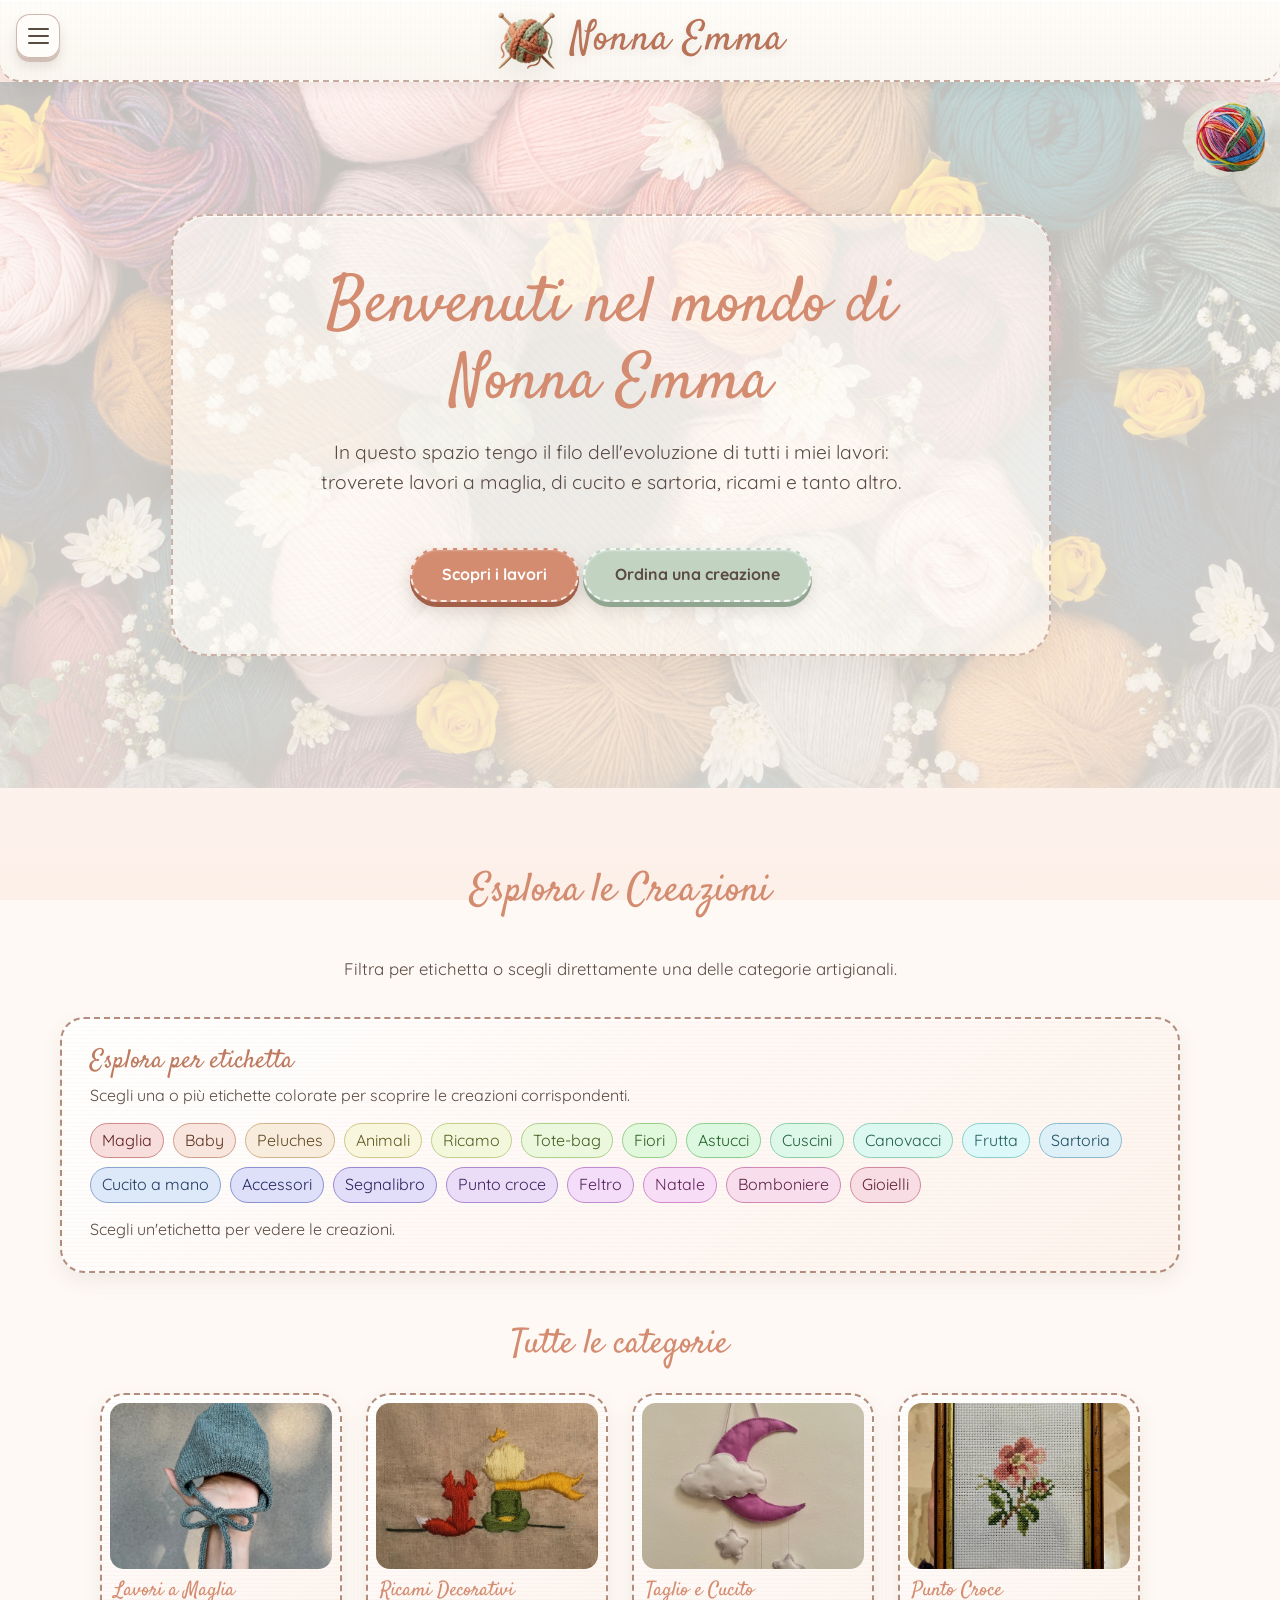
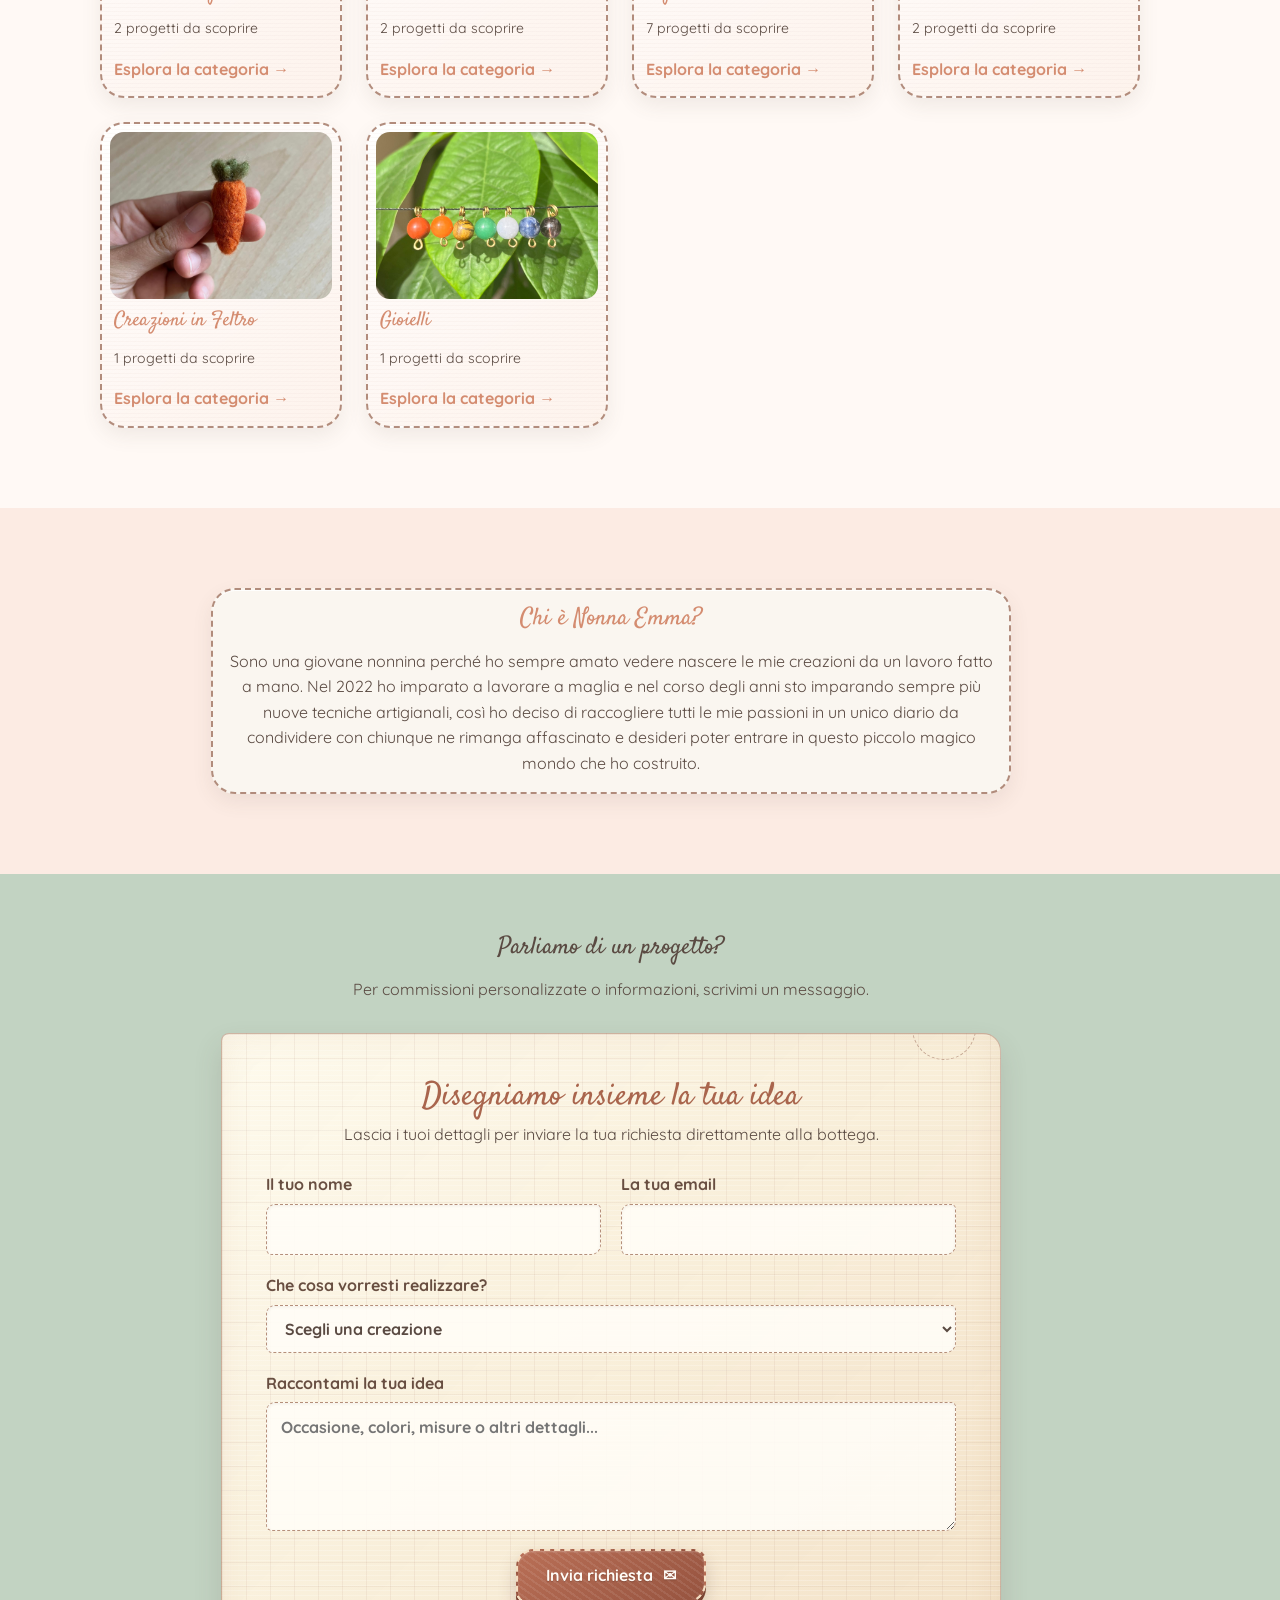
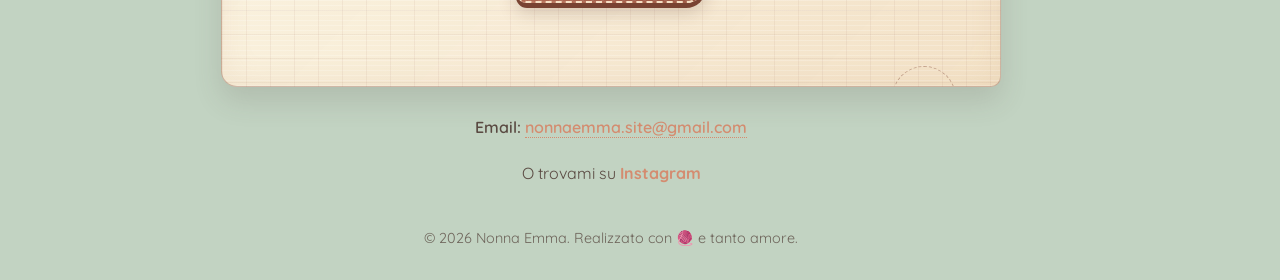
<file: index.html>
<!DOCTYPE html>
<html lang="it">
<head>
    <meta charset="UTF-8">
    <meta name="viewport" content="width=device-width, initial-scale=1.0">
    <meta name="description" content="Scopri le creazioni artigianali di Nonna Emma: lavori a maglia, ricami e progetti fatti a mano.">
    <title>Nonna Emma | Creazioni Artigianali</title>
    <link rel="preconnect" href="https://fonts.googleapis.com">
    <link rel="preconnect" href="https://fonts.gstatic.com" crossorigin>
    <link href="https://fonts.googleapis.com/css2?family=Quicksand:wght@400;500;600;700&family=Satisfy&display=swap" rel="stylesheet">
    <link rel="icon" type="image/png" sizes="512x512" href="images/brand/favicon.png">
    <link rel="stylesheet" href="style.css?v=20261114-tag3">
</head>
<body>

    <!-- FILO DECORATIVO: LA LINEA SI COMPLETA MAN MANO CHE SCORRI LA PAGINA. -->
    <svg class="filo-scroll" viewBox="0 0 64 1000" preserveAspectRatio="xMidYMin meet" aria-hidden="true" focusable="false">
        <defs>
            <linearGradient id="lana-filo" x1="0" x2="1" y1="0" y2="1">
                <stop offset="0" stop-color="#E9B99F" />
                <stop offset=".5" stop-color="#C77C61" />
                <stop offset="1" stop-color="#A9634D" />
            </linearGradient>
        </defs>
        <path class="filo-traccia" pathLength="1000" d="M32 61 C32 77 30 88 32 104 C35 124 35 138 32 158 C29 178 29 193 32 213 C35 233 35 248 32 268 C29 288 29 303 32 323 C35 343 35 358 32 378 C29 398 29 413 32 433 C35 453 35 468 32 488 C29 508 29 523 32 543 C35 563 35 578 32 598 C29 618 29 633 32 653 C35 673 35 688 32 708 C29 728 29 743 32 763 C35 783 35 798 32 818 C29 838 29 853 32 873 C35 893 35 908 32 928 C29 948 29 963 32 983 C33 990 33 996 32 1000" />
        <path class="filo-percorso" pathLength="1000" d="M32 61 C32 77 30 88 32 104 C35 124 35 138 32 158 C29 178 29 193 32 213 C35 233 35 248 32 268 C29 288 29 303 32 323 C35 343 35 358 32 378 C29 398 29 413 32 433 C35 453 35 468 32 488 C29 508 29 523 32 543 C35 563 35 578 32 598 C29 618 29 633 32 653 C35 673 35 688 32 708 C29 728 29 743 32 763 C35 783 35 798 32 818 C29 838 29 853 32 873 C35 893 35 908 32 928 C29 948 29 963 32 983 C33 990 33 996 32 1000" />
        <g class="bobina-filato">
            <image href="images/brand/gomitolo.png" x="0" y="0" width="64" height="64" preserveAspectRatio="xMidYMid meet" />
        </g>
    </svg>

    <header class="navbar stitch-border">
        <a class="logo" href="index.html" aria-label="Nonna Emma, torna alla Home">
            <img class="logo-immagine" src="images/brand/logo.png" alt="Logo di Nonna Emma">
            <span class="logo-testo">Nonna Emma</span>
        </a>
        <button class="menu-toggle" type="button" aria-controls="menu-principale" aria-expanded="false" aria-label="Apri il menu">
            <span></span>
            <span></span>
            <span></span>
        </button>
        <nav id="menu-principale" aria-label="Navigazione principale">
            <ul>
                <li><a href="#home">Home</a></li>
                <li><a href="#about">Chi Sono</a></li>
                <li><a href="#contatti">Contatti</a></li>
                <li class="nav-dropdown-item">
                    <details class="nav-dropdown">
                        <summary>Creazioni <span aria-hidden="true">⌄</span></summary>
                        <ul class="dropdown-menu">
                            <li><a href="#creazioni">Tutte le categorie</a></li>
                            <li><a href="categoria.html?categoria=maglia">Lavori a maglia</a></li>
                            <li><a href="categoria.html?categoria=ricamo">Ricami</a></li>
                            <li><a href="categoria.html?categoria=cucito">Cucito e sartoria</a></li>
                            <li><a href="categoria.html?categoria=punto">Punto croce</a></li>
                            <li><a href="categoria.html?categoria=feltro">Feltro</a></li>
                            <li><a href="categoria.html?categoria=gioielli">Gioielli</a></li>
                        </ul>
                    </details>
                </li>
            </ul>
        </nav>
    </header>

    <main>
        <section id="home" class="hero">
            <div class="hero-content">
                <h1>Benvenuti nel mondo di<br><span style="white-space: nowrap;">Nonna Emma</span></h1>
                <p>In questo spazio tengo il filo dell'evoluzione di tutti i miei lavori: troverete lavori a maglia, di cucito e sartoria, ricami e tanto altro.</p>
                <a href="#creazioni" class="btn-primary">Scopri i lavori</a>
                <a href="ordine.html" class="btn-secondary">Ordina una creazione</a>
            </div>
        </section>

        <section id="creazioni" class="portfolio">
            <h2>Esplora le Creazioni</h2>
            <p class="portfolio-intro">Filtra per etichetta o scegli direttamente una delle categorie artigianali.</p>

            <section class="tag-filter stitch-border" data-tag-filter hidden aria-labelledby="home-tag-filter-title">
                <h2 id="home-tag-filter-title">Esplora per etichetta</h2>
                <p>Scegli una o più etichette colorate per scoprire le creazioni corrispondenti.</p>
                <div class="tag-filter-options" data-tag-filters role="group" aria-label="Parole chiave disponibili"></div>
                <div class="tag-filter-results">
                    <p data-tag-filter-status aria-live="polite">Scegli un'etichetta per vedere le creazioni.</p>
                    <button class="tag-filter-clear" type="button" data-clear-tag-filters hidden>Rimuovi filtri</button>
                </div>
                <div class="tag-slider" data-tag-slider hidden>
                    <button class="tag-slider-arrow" type="button" data-tag-slider-previous aria-label="Scorri le creazioni a sinistra">←</button>
                    <section class="catalog-grid home-project-grid" data-home-project-grid aria-label="Creazioni con le etichette selezionate"></section>
                    <button class="tag-slider-arrow" type="button" data-tag-slider-next aria-label="Scorri le creazioni a destra">→</button>
                </div>
            </section>

            <div class="home-categories-wrapper">
                <h3 class="home-categories-title">Tutte le categorie</h3>
                <div class="gallery-grid catalog-grid home-categories" data-home-categories></div>
            </div>
        </section>

        <section id="about" class="about">
            <div class="about-container stitch-border">
                <h2>Chi è Nonna Emma?</h2>
                <p>Sono una giovane nonnina perché ho sempre amato vedere nascere le mie creazioni da un lavoro fatto a mano. Nel 2022 ho imparato a lavorare a maglia e nel corso degli anni sto imparando sempre più nuove tecniche artigianali, così ho deciso di raccogliere tutti le mie passioni in un unico diario da condividere con chiunque ne rimanga affascinato e desideri poter entrare in questo piccolo magico mondo che ho costruito.</p>
            </div>
        </section>
    </main>

    <footer id="contatti">
        <h2>Parliamo di un progetto?</h2>
        <p>Per commissioni personalizzate o informazioni, scrivimi un messaggio.</p>
        <section class="cartamodello stitch-border" aria-labelledby="titolo-cartamodello">
            <h3 id="titolo-cartamodello">Disegniamo insieme la tua idea</h3>
            <p class="cartamodello-intro">Lascia i tuoi dettagli per inviare la tua richiesta direttamente alla bottega.</p>
            <form class="cartamodello-form" id="home-contact-form">
                <label for="contatto-nome">Il tuo nome
                    <input id="contatto-nome" name="Nome" type="text" autocomplete="name" required maxlength="100">
                </label>
                <label for="contatto-email">La tua email
                    <input id="contatto-email" name="Email" type="email" autocomplete="email" required maxlength="160">
                </label>
                <label for="contatto-progetto">Che cosa vorresti realizzare?
                    <select id="contatto-progetto" name="Progetto" required>
                        <option value="" disabled selected>Scegli una creazione</option>
                        <optgroup label="Lavori a Maglia">
                            <option value="Baby">Baby (bonnet, scarpine e accessori)</option>
                            <option value="Peluches">Peluches a maglia</option>
                        </optgroup>
                        <optgroup label="Ricami Decorativi">
                            <option value="Tote-bag">Tote-bag ricamata</option>
                            <option value="Accessori ricamati">Accessori ricamati</option>
                        </optgroup>
                        <optgroup label="Taglio e Cucito">
                            <option value="Fuoriporta nascita">Fuoriporta nascita</option>
                            <option value="Giostrine per culla">Giostrine per culla</option>
                            <option value="Portaocchiali">Portaocchiali</option>
                            <option value="Cuscini riscaldabili">Cuscini riscaldabili</option>
                            <option value="Portacarte">Portacarte</option>
                            <option value="Accessori sartoria">Accessori sartoria</option>
                        </optgroup>
                        <optgroup label="Punto Croce">
                            <option value="Quadretti">Quadretti a punto croce</option>
                            <option value="Segnalibri ricamati">Segnalibri ricamati</option>
                        </optgroup>
                        <optgroup label="Feltro & Gioielli">
                            <option value="Creazioni in Feltro">Creazioni in Feltro</option>
                            <option value="Gioielli artigianali">Gioielli e pendenti</option>
                        </optgroup>
                        <option value="Altro">Un'altra idea su misura</option>
                    </select>
                </label>
                <label for="contatto-dettagli">Raccontami la tua idea
                    <textarea id="contatto-dettagli" name="Dettagli" rows="4" maxlength="2000" placeholder="Occasione, colori, misure o altri dettagli..."></textarea>
                </label>
                <button class="cartamodello-submit" type="submit">Invia richiesta <span aria-hidden="true">✉</span></button>
                <p class="cartamodello-feedback" id="home-contact-feedback" aria-live="polite"></p>
            </form>
        </section>
        <div class="footer-contact-info">
            <p>Email: <a href="mailto:nonnaemma.site@gmail.com">nonnaemma.site@gmail.com</a></p>
        </div>
        <div class="social-links">
            <p>O trovami su <a href="https://www.instagram.com/nonnaemmaa/?hl=it">Instagram</a></p>
        </div>
        <p class="copyright">© 2026 Nonna Emma. Realizzato con 🧶 e tanto amore.</p>
    </footer>

    <script src="script.js?v=20261114-tag4" defer></script>
</body>
</html>
</file>
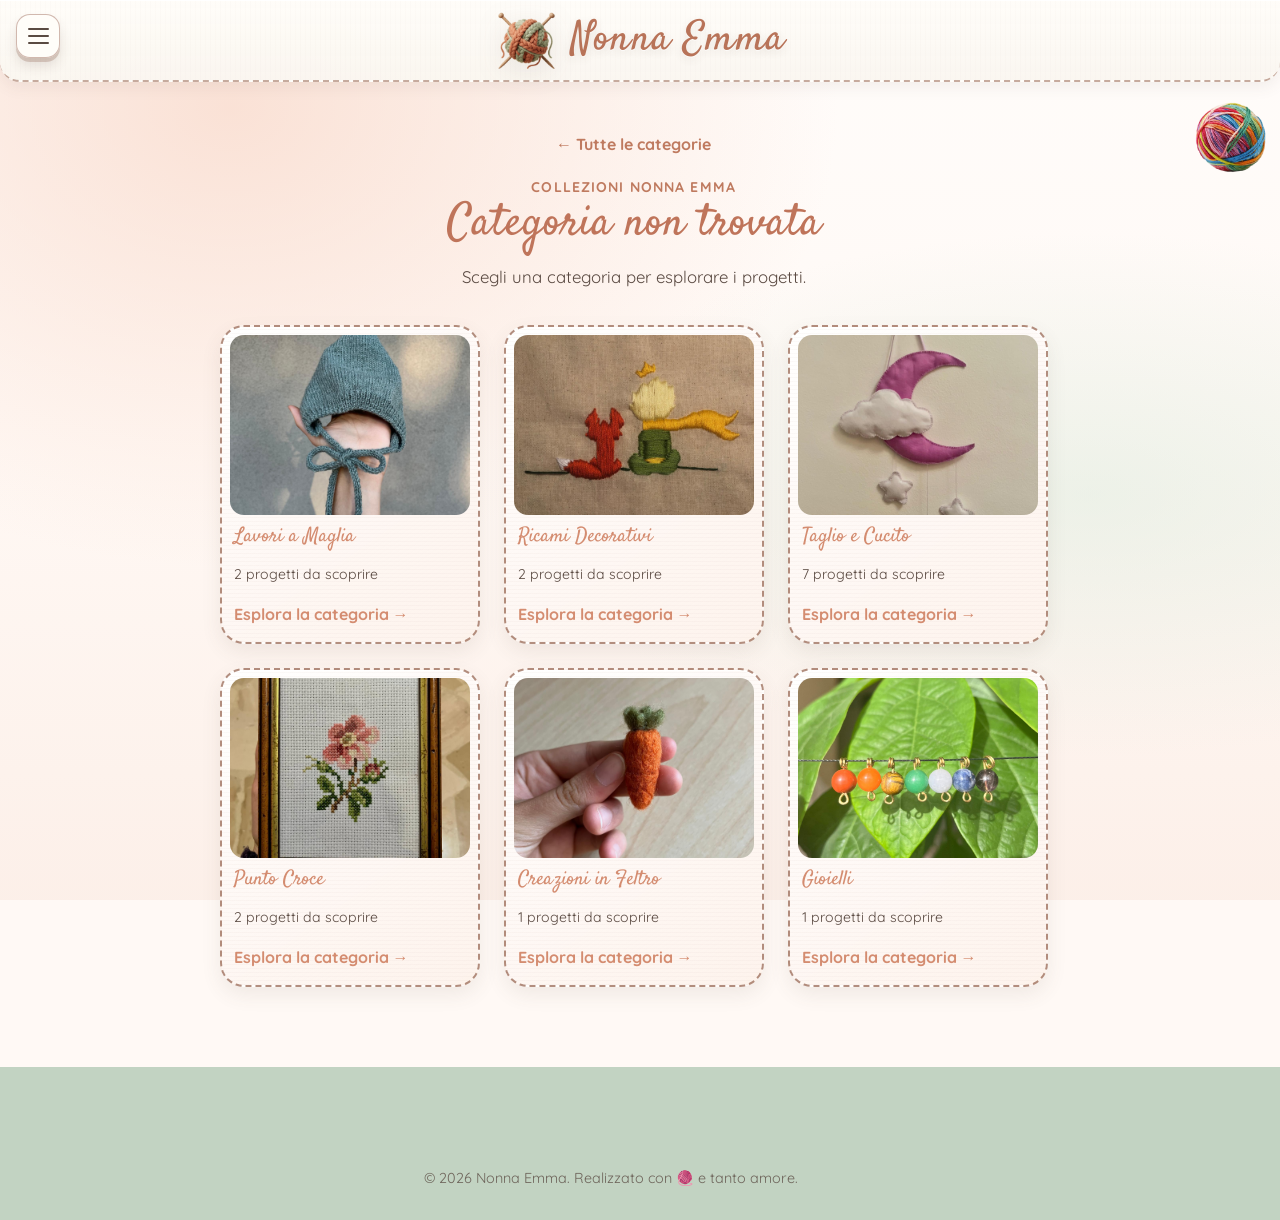
<file: categoria.html>
<!DOCTYPE html>
<html lang="it">
<head>
    <meta charset="UTF-8">
    <meta name="viewport" content="width=device-width, initial-scale=1.0">
    <meta name="description" content="Esplora tutte le creazioni artigianali di Nonna Emma per categoria.">
    <title>Categoria | Nonna Emma</title>
    <link rel="preconnect" href="https://fonts.googleapis.com">
    <link rel="preconnect" href="https://fonts.gstatic.com" crossorigin>
    <link href="https://fonts.googleapis.com/css2?family=Quicksand:wght@400;500;600;700&family=Satisfy&display=swap" rel="stylesheet">
    <link rel="icon" type="image/png" sizes="512x512" href="images/brand/favicon.png">
    <link rel="stylesheet" href="style.css?v=20261114-tag3">
</head>
<body>
    <svg class="filo-scroll" viewBox="0 0 64 1000" preserveAspectRatio="xMidYMin meet" aria-hidden="true" focusable="false">
        <defs>
            <linearGradient id="lana-filo" x1="0" x2="1" y1="0" y2="1">
                <stop offset="0" stop-color="#E9B99F" />
                <stop offset=".5" stop-color="#C77C61" />
                <stop offset="1" stop-color="#A9634D" />
            </linearGradient>
        </defs>
        <path class="filo-traccia" pathLength="1000" d="M32 61 C30 140 35 210 32 290 C29 370 35 440 32 520 C29 600 35 670 32 750 C29 830 35 900 32 1000" />
        <path class="filo-percorso" pathLength="1000" d="M32 61 C30 140 35 210 32 290 C29 370 35 440 32 520 C29 600 35 670 32 750 C29 830 35 900 32 1000" />
        <g class="bobina-filato">
            <image href="images/brand/gomitolo.png" x="0" y="0" width="64" height="64" preserveAspectRatio="xMidYMid meet" />
        </g>
    </svg>

    <header class="navbar stitch-border">
        <a class="logo" href="index.html" aria-label="Nonna Emma, torna alla Home">
            <img class="logo-immagine" src="images/brand/logo.png" alt="Logo di Nonna Emma">
            <span class="logo-testo">Nonna Emma</span>
        </a>
        <button class="menu-toggle" type="button" aria-controls="menu-principale" aria-expanded="false" aria-label="Apri il menu">
            <span></span><span></span><span></span>
        </button>
        <nav id="menu-principale" aria-label="Navigazione principale">
            <ul>
                <li><a href="index.html#home">Home</a></li>
                <li><a href="index.html#about">Chi Sono</a></li>
                <li><a href="index.html#contatti">Contatti</a></li>
                <li class="nav-dropdown-item">
                    <details class="nav-dropdown">
                        <summary>Creazioni <span aria-hidden="true">⌄</span></summary>
                        <ul class="dropdown-menu">
                            <li><a href="categoria.html?categoria=maglia">Lavori a maglia</a></li>
                            <li><a href="categoria.html?categoria=ricamo">Ricami</a></li>
                            <li><a href="categoria.html?categoria=cucito">Cucito e sartoria</a></li>
                            <li><a href="categoria.html?categoria=punto">Punto croce</a></li>
                            <li><a href="categoria.html?categoria=feltro">Feltro</a></li>
                            <li><a href="categoria.html?categoria=gioielli">Gioielli</a></li>
                        </ul>
                    </details>
                </li>
            </ul>
        </nav>
    </header>

    <main class="portfolio portfolio-progetti catalog-page">
        <a class="catalog-back-link" href="index.html#creazioni">← Tutte le categorie</a>
        <p class="eyebrow" data-category-eyebrow>Collezione artigianale</p>
        <h1 class="titolo-pagina-lana" data-category-title>Creazioni</h1>
        <p class="portfolio-intro" data-category-description></p>
        <section class="tag-filter stitch-border" data-tag-filter hidden aria-labelledby="tag-filter-title">
            <h2 id="tag-filter-title">Filtra per parole chiave</h2>
            <p>Seleziona uno o più tag: vedrai le creazioni che ne contengono almeno uno.</p>
            <div class="tag-filter-options" data-tag-filters role="group" aria-label="Parole chiave disponibili"></div>
            <div class="tag-filter-results">
                <p data-tag-filter-status aria-live="polite"></p>
                <button class="tag-filter-clear" type="button" data-clear-tag-filters hidden>Rimuovi filtri</button>
            </div>
        </section>
        <section class="catalog-grid" data-category-grid aria-label="Progetti della categoria"></section>
    </main>

    <footer>
        <p class="copyright">© 2026 Nonna Emma. Realizzato con 🧶 e tanto amore.</p>
    </footer>
    <script src="script.js?v=20261114-tag4" defer></script>
</body>
</html>
</file>
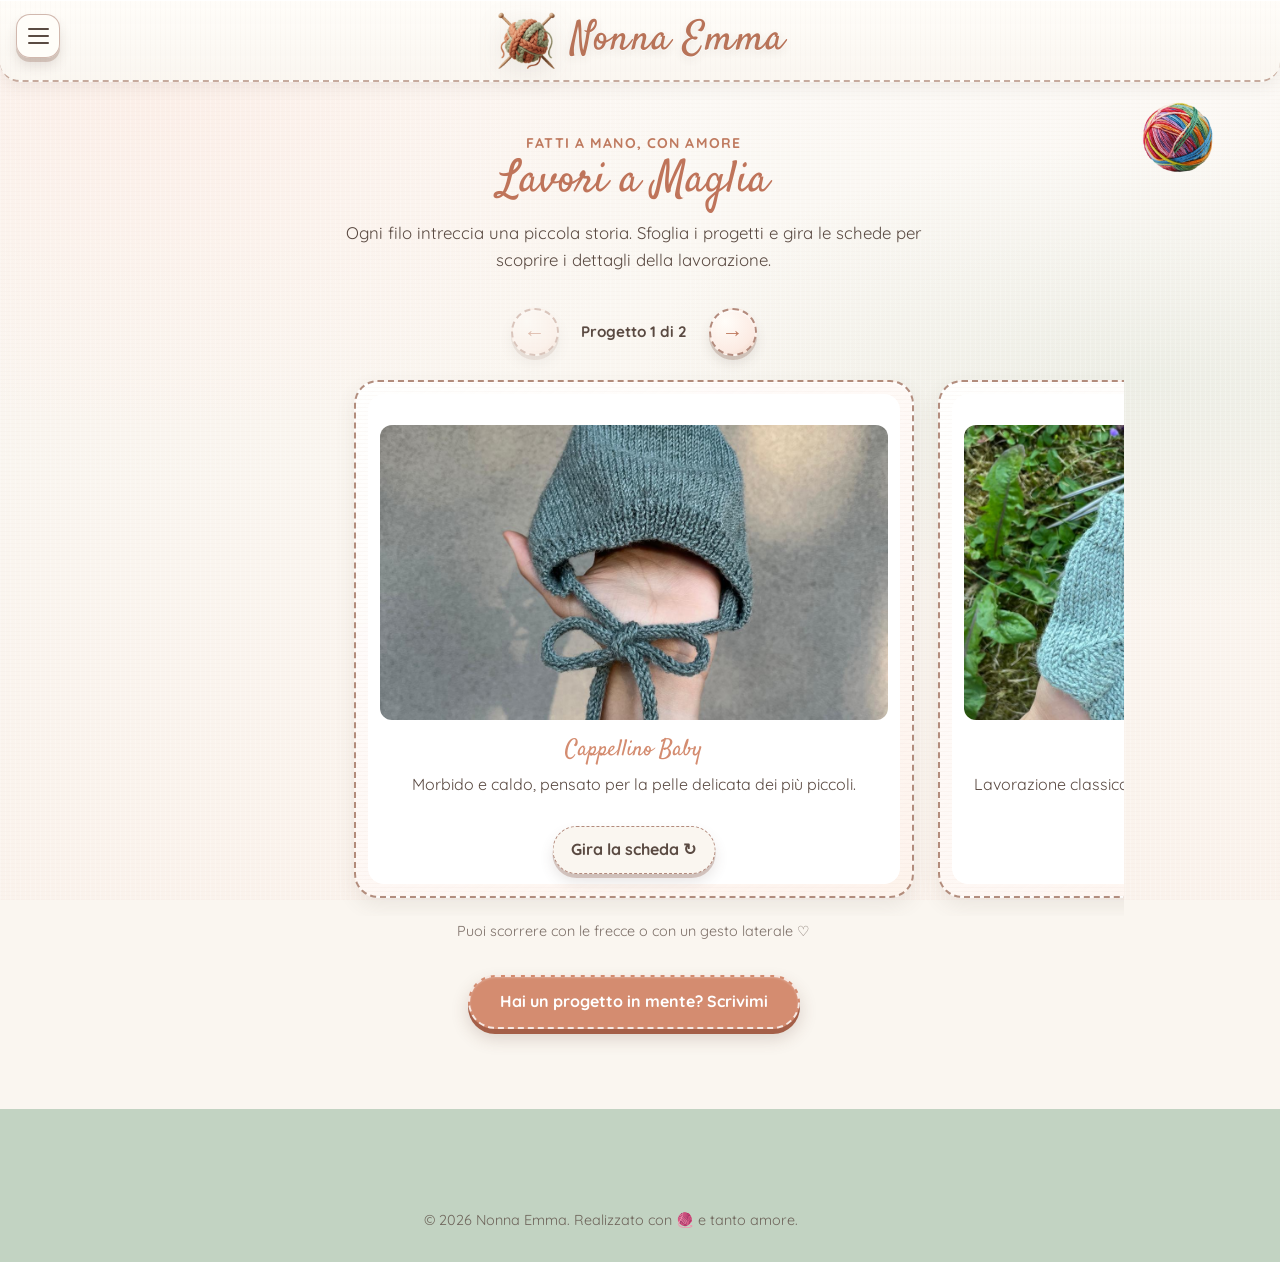
<file: maglia.html>
<!DOCTYPE html>
<html lang="it">
<head>
    <meta charset="UTF-8">
    <meta name="viewport" content="width=device-width, initial-scale=1.0">
    <meta name="description" content="Scopri i lavori a maglia realizzati a mano da Nonna Emma.">
    <title>Lavori a Maglia | Nonna Emma</title>
    <link rel="preconnect" href="https://fonts.googleapis.com">
    <link rel="preconnect" href="https://fonts.gstatic.com" crossorigin>
    <link href="https://fonts.googleapis.com/css2?family=Quicksand:wght@400;500;600;700&family=Satisfy&display=swap" rel="stylesheet">
    <link rel="icon" type="image/png" sizes="512x512" href="images/brand/favicon.png">
    <link rel="stylesheet" href="style.css?v=20261114-tag3">
</head>
<body class="pagina-galleria">
    <!-- FILO DECORATIVO: LA LINEA SI COMPLETA MAN MANO CHE SCORRI LA PAGINA. -->
    <svg class="filo-scroll" viewBox="0 0 64 1000" preserveAspectRatio="xMidYMin meet" aria-hidden="true" focusable="false">
        <defs>
            <linearGradient id="lana-filo" x1="0" x2="1" y1="0" y2="1">
                <stop offset="0" stop-color="#E9B99F" />
                <stop offset=".5" stop-color="#C77C61" />
                <stop offset="1" stop-color="#A9634D" />
            </linearGradient>
        </defs>
        <path class="filo-traccia" pathLength="1000" d="M32 61 C32 77 30 88 32 104 C35 124 35 138 32 158 C29 178 29 193 32 213 C35 233 35 248 32 268 C29 288 29 303 32 323 C35 343 35 358 32 378 C29 398 29 413 32 433 C35 453 35 468 32 488 C29 508 29 523 32 543 C35 563 35 578 32 598 C29 618 29 633 32 653 C35 673 35 688 32 708 C29 728 29 743 32 763 C35 783 35 798 32 818 C29 838 29 853 32 873 C35 893 35 908 32 928 C29 948 29 963 32 983 C33 990 33 996 32 1000" />
        <path class="filo-percorso" pathLength="1000" d="M32 61 C32 77 30 88 32 104 C35 124 35 138 32 158 C29 178 29 193 32 213 C35 233 35 248 32 268 C29 288 29 303 32 323 C35 343 35 358 32 378 C29 398 29 413 32 433 C35 453 35 468 32 488 C29 508 29 523 32 543 C35 563 35 578 32 598 C29 618 29 633 32 653 C35 673 35 688 32 708 C29 728 29 743 32 763 C35 783 35 798 32 818 C29 838 29 853 32 873 C35 893 35 908 32 928 C29 948 29 963 32 983 C33 990 33 996 32 1000" />
        <g class="bobina-filato">
            <image href="images/brand/gomitolo.png" x="0" y="0" width="64" height="64" preserveAspectRatio="xMidYMid meet" />
        </g>
    </svg>

    <header class="navbar stitch-border">
        <a class="logo" href="index.html" aria-label="Nonna Emma, torna alla Home">
            <img class="logo-immagine" src="images/brand/logo.png" alt="Logo di Nonna Emma">
            <span class="logo-testo">Nonna Emma</span>
        </a>
        <button class="menu-toggle" type="button" aria-controls="menu-principale" aria-expanded="false" aria-label="Apri il menu">
            <span></span>
            <span></span>
            <span></span>
        </button>
        <nav id="menu-principale" aria-label="Navigazione principale">
            <ul>
                <li><a href="index.html">← Torna alla Home</a></li>
                <li class="nav-dropdown-item">
                    <details class="nav-dropdown">
                        <summary>Creazioni <span aria-hidden="true">⌄</span></summary>
                        <ul class="dropdown-menu">
                            <li><a href="categoria.html?categoria=maglia">Lavori a maglia</a></li>
                            <li><a href="categoria.html?categoria=ricamo">Ricami</a></li>
                            <li><a href="categoria.html?categoria=cucito">Cucito e sartoria</a></li>
                            <li><a href="categoria.html?categoria=punto">Punto croce</a></li>
                            <li><a href="categoria.html?categoria=feltro">Feltro</a></li>
                            <li><a href="categoria.html?categoria=gioielli">Gioielli</a></li>
                        </ul>
                    </details>
                </li>
            </ul>
        </nav>
    </header>

    <main class="portfolio portfolio-progetti">
        <p class="eyebrow">Fatti a mano, con amore</p>
        <h1 class="titolo-pagina-lana">Lavori a Maglia</h1>
        <!-- PERSONALIZZA QUI IL TESTO INTRODUTTIVO DELLA PAGINA. -->
        <p class="portfolio-intro">Ogni filo intreccia una piccola storia. Sfoglia i progetti e gira le schede per scoprire i dettagli della lavorazione.</p>

        <section class="project-gallery" aria-label="Galleria dei progetti a maglia">
            <div class="carousel-controls">
                <button class="carousel-arrow" type="button" data-carousel-prev aria-label="Mostra il progetto precedente">
                    <span aria-hidden="true">←</span>
                </button>
                <p class="carousel-status" data-carousel-status aria-live="polite" aria-atomic="true">Progetto 1 di 2</p>
                <button class="carousel-arrow" type="button" data-carousel-next aria-label="Mostra il progetto successivo">
                    <span aria-hidden="true">→</span>
                </button>
            </div>

            <div class="carousel-viewport" data-carousel>
                <div class="carousel-track">
                    <article class="project-slide" id="baby">
                        <div class="project-card stitch-border" data-project-card>
                            <div class="project-card-inner">
                                <div class="project-face project-front">
                                    <figure>
                                        <!-- INSERISCI QUI LA TUA FOTO: images/uploads/maglia-babyhat.jpeg -->
                                        <img src="images/uploads/maglia-babyhat.jpeg" alt="Cappellino da neonato lavorato a maglia" loading="eager">
                                        <figcaption class="card-info">
                                            <!-- PERSONALIZZA QUI IL TITOLO E LA DESCRIZIONE DEL PROGETTO. -->
                                            <h2>Cappellino Baby</h2>
                                            <p>Morbido e caldo, pensato per la pelle delicata dei più piccoli.</p>
                                        </figcaption>
                                    </figure>
                                </div>
                                <div class="project-face project-back" aria-hidden="true">
                                    <span class="back-icon" aria-hidden="true">🧶</span>
                                    <p class="eyebrow">Dietro ogni punto</p>
                                    <h2>Un abbraccio di lana</h2>
                                    <p>Un capo soffice, lavorato con cura e attenzione ai dettagli. La forma avvolgente accompagna i più piccoli nelle giornate fresche.</p>
                                    <!-- PERSONALIZZA QUI I DETTAGLI DELLA LAVORAZIONE O INSERISCI IL PERCORSO REALE DI UNA FOTO DEL RETRO. -->
                                </div>
                            </div>
                            <button class="flip-toggle" type="button" aria-expanded="false">Gira la scheda <span aria-hidden="true">↻</span></button>
                        </div>
                    </article>

                    <article class="project-slide">
                        <div class="project-card stitch-border" data-project-card>
                            <div class="project-card-inner">
                                <div class="project-face project-front">
                                    <figure>
                                        <!-- INSERISCI QUI LA TUA FOTO: images/uploads/maglia-calzine.jpeg -->
                                        <img src="images/uploads/maglia-calzine.jpeg" alt="Calzine di lana fatte a mano" loading="lazy">
                                        <figcaption class="card-info">
                                            <!-- PERSONALIZZA QUI IL TITOLO E LA DESCRIZIONE DEL PROGETTO. -->
                                            <h2>Calzine di Lana</h2>
                                            <p>Lavorazione classica per tenere i piedini al caldo durante l'inverno.</p>
                                        </figcaption>
                                    </figure>
                                </div>
                                <div class="project-face project-back" aria-hidden="true">
                                    <span class="back-icon" aria-hidden="true">🪡</span>
                                    <p class="eyebrow">Dietro ogni punto</p>
                                    <h2>Piccole, morbide, uniche</h2>
                                    <p>Ogni paio è realizzato a mano, punto dopo punto, con filati scelti per la loro morbidezza e il calore avvolgente.</p>
                                    <!-- PERSONALIZZA QUI I DETTAGLI DELLA LAVORAZIONE O INSERISCI IL PERCORSO REALE DI UNA FOTO DEL RETRO. -->
                                </div>
                            </div>
                            <button class="flip-toggle" type="button" aria-expanded="false">Gira la scheda <span aria-hidden="true">↻</span></button>
                        </div>
                    </article>
                </div>
            </div>

            <p class="swipe-hint">Puoi scorrere con le frecce o con un gesto laterale ♡</p>
        </section>

        <a href="index.html#contatti" class="btn-primary project-contact">Hai un progetto in mente? Scrivimi</a>
    </main>

    <footer>
        <p class="copyright">© 2026 Nonna Emma. Realizzato con 🧶 e tanto amore.</p>
    </footer>

    <script src="script.js?v=20261114-tag4" defer></script>
</body>
</html>
</file>
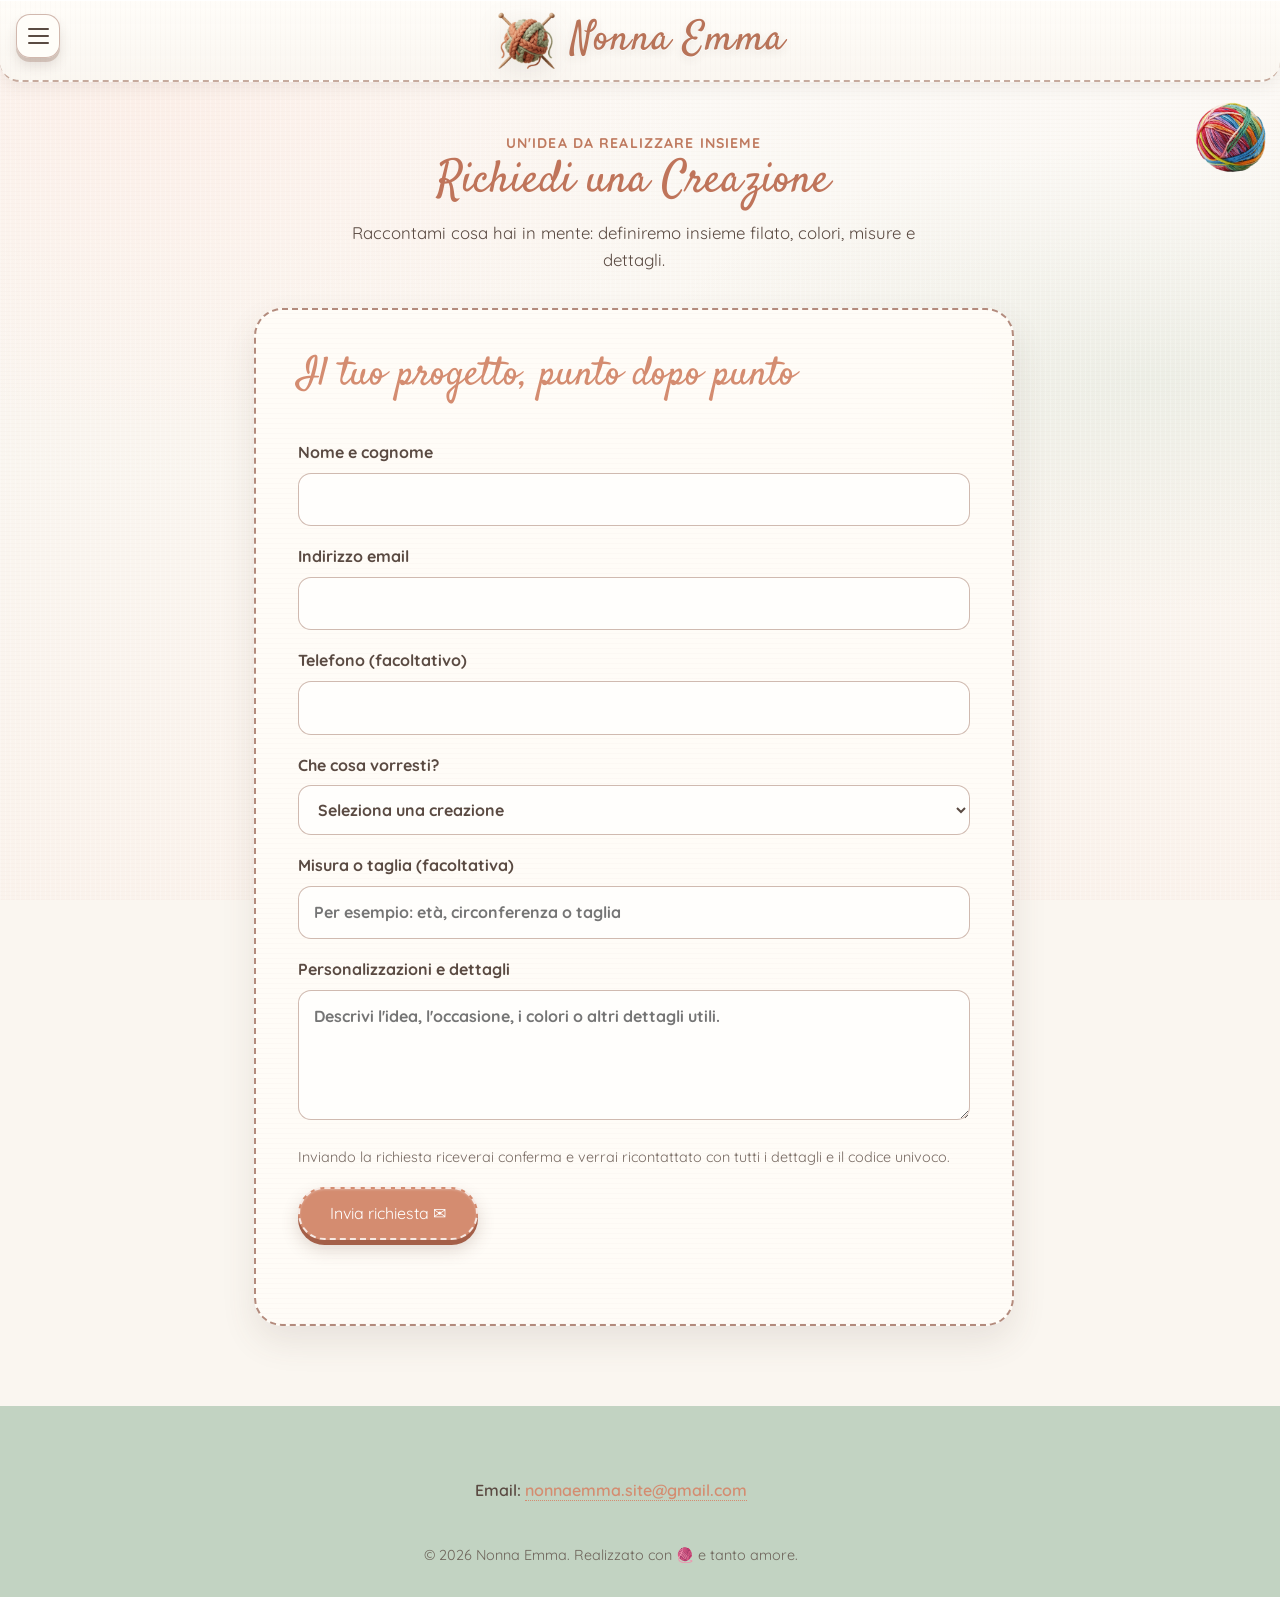
<file: ordine.html>
<!DOCTYPE html>
<html lang="it">
<head>
    <meta charset="UTF-8">
    <meta name="viewport" content="width=device-width, initial-scale=1.0">
    <meta name="description" content="Invia a Nonna Emma una richiesta per una creazione artigianale personalizzata.">
    <title>Richiedi una Creazione | Nonna Emma</title>
    <link rel="preconnect" href="https://fonts.googleapis.com">
    <link rel="preconnect" href="https://fonts.gstatic.com" crossorigin>
    <link href="https://fonts.googleapis.com/css2?family=Quicksand:wght@400;500;600;700&family=Satisfy&display=swap" rel="stylesheet">
    <link rel="icon" type="image/png" sizes="512x512" href="images/brand/favicon.png">
    <link rel="stylesheet" href="style.css?v=20261114-tag3">
</head>
<body>
    <!-- FILO DECORATIVO: LA MATASSA SI SROTOLA MENTRE SCORRI. -->
    <svg class="filo-scroll" viewBox="0 0 64 1000" preserveAspectRatio="xMidYMin meet" aria-hidden="true" focusable="false">
        <defs>
            <linearGradient id="lana-filo" x1="0" x2="1" y1="0" y2="1">
                <stop offset="0" stop-color="#E9B99F" />
                <stop offset=".5" stop-color="#C77C61" />
                <stop offset="1" stop-color="#A9634D" />
            </linearGradient>
        </defs>
        <path class="filo-traccia" pathLength="1000" d="M32 61 C32 77 30 88 32 104 C35 124 35 138 32 158 C29 178 29 193 32 213 C35 233 35 248 32 268 C29 288 29 303 32 323 C35 343 35 358 32 378 C29 398 29 413 32 433 C35 453 35 468 32 488 C29 508 29 523 32 543 C35 563 35 578 32 598 C29 618 29 633 32 653 C35 673 35 688 32 708 C29 728 29 743 32 763 C35 783 35 798 32 818 C29 838 29 853 32 873 C35 893 35 908 32 928 C29 948 29 963 32 983 C33 990 33 996 32 1000" />
        <path class="filo-percorso" pathLength="1000" d="M32 61 C32 77 30 88 32 104 C35 124 35 138 32 158 C29 178 29 193 32 213 C35 233 35 248 32 268 C29 288 29 303 32 323 C35 343 35 358 32 378 C29 398 29 413 32 433 C35 453 35 468 32 488 C29 508 29 523 32 543 C35 563 35 578 32 598 C29 618 29 633 32 653 C35 673 35 688 32 708 C29 728 29 743 32 763 C35 783 35 798 32 818 C29 838 29 853 32 873 C35 893 35 908 32 928 C29 948 29 963 32 983 C33 990 33 996 32 1000" />
        <g class="bobina-filato">
            <image href="images/brand/gomitolo.png" x="0" y="0" width="64" height="64" preserveAspectRatio="xMidYMid meet" />
        </g>
    </svg>

    <header class="navbar stitch-border">
        <a class="logo" href="index.html" aria-label="Nonna Emma, torna alla Home">
            <img class="logo-immagine" src="images/brand/logo.png" alt="Logo di Nonna Emma">
            <span class="logo-testo">Nonna Emma</span>
        </a>
        <button class="menu-toggle" type="button" aria-controls="menu-principale" aria-expanded="false" aria-label="Apri il menu">
            <span></span>
            <span></span>
            <span></span>
        </button>
        <nav id="menu-principale" aria-label="Navigazione principale">
            <ul>
                <li><a href="index.html">← Home</a></li>
                <li class="nav-dropdown-item">
                    <details class="nav-dropdown">
                        <summary>Creazioni <span aria-hidden="true">⌄</span></summary>
                        <ul class="dropdown-menu">
                            <li><a href="categoria.html?categoria=maglia">Lavori a maglia</a></li>
                            <li><a href="categoria.html?categoria=ricamo">Ricami</a></li>
                            <li><a href="categoria.html?categoria=cucito">Cucito e sartoria</a></li>
                            <li><a href="categoria.html?categoria=punto">Punto croce</a></li>
                            <li><a href="categoria.html?categoria=feltro">Feltro</a></li>
                            <li><a href="categoria.html?categoria=gioielli">Gioielli</a></li>
                        </ul>
                    </details>
                </li>
            </ul>
        </nav>
    </header>

    <main class="portfolio portfolio-progetti">
        <p class="eyebrow">Un'idea da realizzare insieme</p>
        <h1 class="titolo-pagina-lana">Richiedi una Creazione</h1>
        <p class="portfolio-intro">Raccontami cosa hai in mente: definiremo insieme filato, colori, misure e dettagli.</p>

        <section class="order-panel stitch-border" id="ordine" aria-labelledby="titolo-modulo">
            <h2 class="titolo-modulo" id="titolo-modulo">Il tuo progetto, punto dopo punto</h2>
            <!-- IL MODULO PREPARA UN'EMAIL SUL TUO DISPOSITIVO: NON INVIA DATI A SERVIZI ESTERNI. -->
            <form class="order-form" id="order-form">
                <label for="nome">Nome e cognome
                    <input id="nome" name="Nome" type="text" autocomplete="name" required maxlength="100">
                </label>

                <label for="email">Indirizzo email
                    <input id="email" name="Email" type="email" autocomplete="email" required maxlength="160">
                </label>

                <label for="telefono">Telefono (facoltativo)
                    <input id="telefono" name="Telefono" type="tel" autocomplete="tel" maxlength="40">
                </label>

                <label for="prodotto-scelto">Che cosa vorresti?
                    <select id="prodotto-scelto" name="prodotto" required>
                        <option value="" disabled selected>Seleziona una creazione</option>
                        <optgroup label="Lavori a Maglia">
                            <option value="baby">Baby (bonnet, scarpine e accessori)</option>
                            <option value="peluche">Peluches a maglia</option>
                        </optgroup>
                        <optgroup label="Ricami Decorativi">
                            <option value="borse">Tote-bag ricamate</option>
                            <option value="vari">Accessori vari ricamati</option>
                        </optgroup>
                        <optgroup label="Taglio e Cucito">
                            <option value="fiocco">Fuoriporta nascita</option>
                            <option value="giostra">Giostrina per culla</option>
                            <option value="portaocchiali">Portaocchiali</option>
                            <option value="cuscini">Cuscini riscaldabili</option>
                            <option value="portacarte">Portacarte</option>
                            <option value="accessori-vari-sartoria">Accessori sartoria</option>
                            <option value="segnalibri-angolo">Segnalibri ad angolo</option>
                        </optgroup>
                        <optgroup label="Punto Croce">
                            <option value="quadri">Quadretti a punto croce</option>
                            <option value="segnalibri-punto">Segnalibri ricamati</option>
                        </optgroup>
                        <optgroup label="Creazioni in Feltro">
                            <option value="oggetti-feltro">Oggetti decorativi in feltro</option>
                        </optgroup>
                        <optgroup label="Gioielli">
                            <option value="perle">Gioielli e pendenti artigianali</option>
                        </optgroup>
                        <option value="altro">Un'altra idea / Su misura</option>
                    </select>
                </label>

                <label for="misura">Misura o taglia (facoltativa)
                    <input id="misura" name="Misura o taglia" type="text" maxlength="100" placeholder="Per esempio: età, circonferenza o taglia">
                </label>

                <label for="dettagli">Personalizzazioni e dettagli
                    <textarea id="dettagli" name="Dettagli" maxlength="2000" placeholder="Descrivi l'idea, l'occasione, i colori o altri dettagli utili."></textarea>
                </label>

                <p class="nota-modulo">Inviando la richiesta riceverai conferma e verrai ricontattato con tutti i dettagli e il codice univoco.</p>
                <button class="btn-primary" type="submit">Invia richiesta ✉</button>
                <p class="feedback-modulo" id="form-feedback" aria-live="polite"></p>
            </form>
        </section>
    </main>

    <footer>
        <div class="footer-contact-info">
            <p>Email: <a href="mailto:nonnaemma.site@gmail.com">nonnaemma.site@gmail.com</a></p>
        </div>
        <p class="copyright">© 2026 Nonna Emma. Realizzato con 🧶 e tanto amore.</p>
    </footer>
    <script src="script.js?v=20261114-tag4" defer></script>
</body>
</html>
</file>
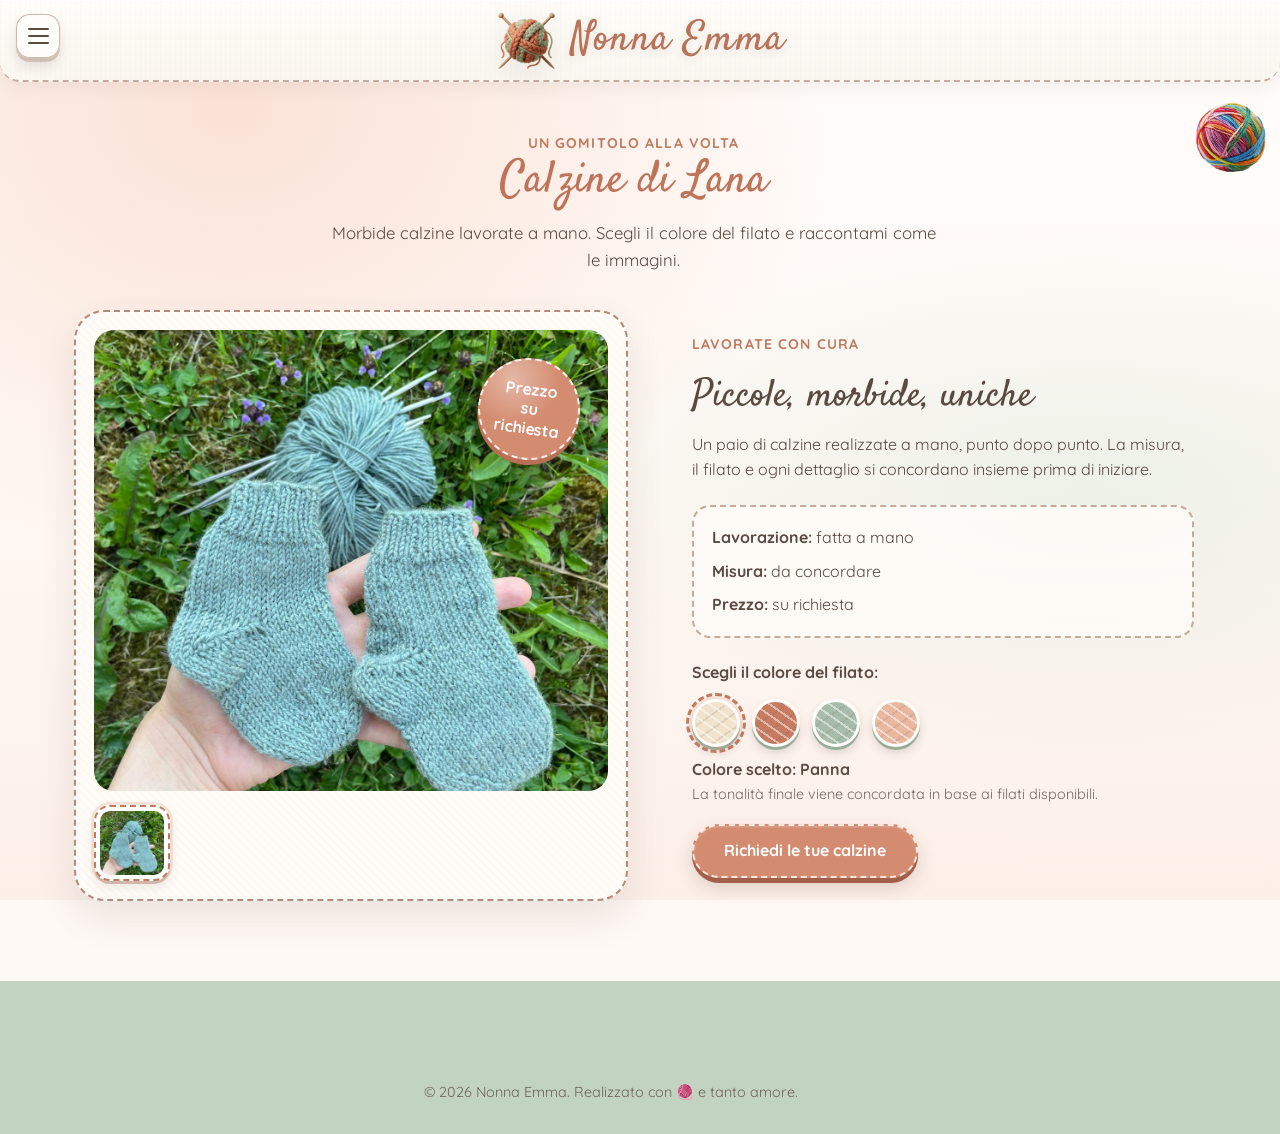
<file: prodotto.html>
<!DOCTYPE html>
<html lang="it">
<head>
    <meta charset="UTF-8">
    <meta name="viewport" content="width=device-width, initial-scale=1.0">
    <meta name="description" content="Scopri le calzine di lana fatte a mano da Nonna Emma e scegli il colore del filato.">
    <title>Calzine di Lana | Nonna Emma</title>
    <link rel="preconnect" href="https://fonts.googleapis.com">
    <link rel="preconnect" href="https://fonts.gstatic.com" crossorigin>
    <link href="https://fonts.googleapis.com/css2?family=Quicksand:wght@400;500;600;700&family=Satisfy&display=swap" rel="stylesheet">
    <link rel="icon" type="image/png" sizes="512x512" href="images/brand/favicon.png">
    <link rel="stylesheet" href="style.css?v=20261114-tag3">
</head>
<body>
    <!-- FILO DECORATIVO: LA MATASSA SI SROTOLA MENTRE SCORRI. -->
    <svg class="filo-scroll" viewBox="0 0 64 1000" preserveAspectRatio="xMidYMin meet" aria-hidden="true" focusable="false">
        <defs>
            <linearGradient id="lana-filo" x1="0" x2="1" y1="0" y2="1">
                <stop offset="0" stop-color="#E9B99F" />
                <stop offset=".5" stop-color="#C77C61" />
                <stop offset="1" stop-color="#A9634D" />
            </linearGradient>
        </defs>
        <path class="filo-traccia" pathLength="1000" d="M32 61 C32 77 30 88 32 104 C35 124 35 138 32 158 C29 178 29 193 32 213 C35 233 35 248 32 268 C29 288 29 303 32 323 C35 343 35 358 32 378 C29 398 29 413 32 433 C35 453 35 468 32 488 C29 508 29 523 32 543 C35 563 35 578 32 598 C29 618 29 633 32 653 C35 673 35 688 32 708 C29 728 29 743 32 763 C35 783 35 798 32 818 C29 838 29 853 32 873 C35 893 35 908 32 928 C29 948 29 963 32 983 C33 990 33 996 32 1000" />
        <path class="filo-percorso" pathLength="1000" d="M32 61 C32 77 30 88 32 104 C35 124 35 138 32 158 C29 178 29 193 32 213 C35 233 35 248 32 268 C29 288 29 303 32 323 C35 343 35 358 32 378 C29 398 29 413 32 433 C35 453 35 468 32 488 C29 508 29 523 32 543 C35 563 35 578 32 598 C29 618 29 633 32 653 C35 673 35 688 32 708 C29 728 29 743 32 763 C35 783 35 798 32 818 C29 838 29 853 32 873 C35 893 35 908 32 928 C29 948 29 963 32 983 C33 990 33 996 32 1000" />
        <g class="bobina-filato">
            <image href="images/brand/gomitolo.png" x="0" y="0" width="64" height="64" preserveAspectRatio="xMidYMid meet" />
        </g>
    </svg>

    <header class="navbar stitch-border">
        <a class="logo" href="index.html" aria-label="Nonna Emma, torna alla Home">
            <img class="logo-immagine" src="images/brand/logo.png" alt="Logo di Nonna Emma">
            <span class="logo-testo">Nonna Emma</span>
        </a>
        <button class="menu-toggle" type="button" aria-controls="menu-principale" aria-expanded="false" aria-label="Apri il menu">
            <span></span>
            <span></span>
            <span></span>
        </button>
        <nav id="menu-principale" aria-label="Navigazione principale">
            <ul>
                <li><a href="index.html">← Home</a></li>
                <li class="nav-dropdown-item">
                    <details class="nav-dropdown">
                        <summary>Creazioni <span aria-hidden="true">⌄</span></summary>
                        <ul class="dropdown-menu">
                            <li><a href="categoria.html?categoria=maglia">Lavori a maglia</a></li>
                            <li><a href="categoria.html?categoria=ricamo">Ricami</a></li>
                            <li><a href="categoria.html?categoria=cucito">Cucito e sartoria</a></li>
                            <li><a href="categoria.html?categoria=punto">Punto croce</a></li>
                            <li><a href="categoria.html?categoria=feltro">Feltro</a></li>
                            <li><a href="categoria.html?categoria=gioielli">Gioielli</a></li>
                        </ul>
                    </details>
                </li>
                <li><a href="ordine.html#ordine">Ordina</a></li>
            </ul>
        </nav>
    </header>

    <main class="portfolio portfolio-progetti pagina-prodotto">
        <p class="eyebrow">Un gomitolo alla volta</p>
        <h1 class="titolo-pagina-lana">Calzine di Lana</h1>
        <p class="portfolio-intro">Morbide calzine lavorate a mano. Scegli il colore del filato e raccontami come le immagini.</p>

        <section class="scheda-prodotto" aria-label="Dettagli delle calzine di lana">
            <div class="product-gallery stitch-border" data-product-gallery>
                <figure>
                    <!-- INSERISCI QUI LA FOTO PRINCIPALE DEL PRODOTTO: images/uploads/maglia-calzine.jpeg -->
                    <img class="product-main-image" data-gallery-main src="images/uploads/maglia-calzine.jpeg" alt="Calzine di lana fatte a mano">
                    <figcaption class="price-sticker">Prezzo<br>su richiesta</figcaption>
                </figure>
                <div class="creation-tags" data-product-tags="calzine-lana" role="list" aria-label="Parole chiave della foto" hidden></div>
                <div class="product-thumbnails" aria-label="Altre foto del prodotto">
                    <button class="product-thumb" type="button" data-gallery-thumb data-src="images/uploads/maglia-calzine.jpeg" data-alt="Calzine di lana fatte a mano" aria-label="Mostra la foto delle calzine" aria-pressed="true">
                        <img src="images/uploads/maglia-calzine.jpeg" alt="" aria-hidden="true">
                    </button>
                    <!-- PER AGGIUNGERE UNA FOTO REALE, DUPLICA IL PULSANTE E AGGIORNA data-src, data-alt E LA FOTO INTERNA. -->
                </div>
            </div>

            <div class="product-description">
                <p class="eyebrow">Lavorate con cura</p>
                <h2>Piccole, morbide, uniche</h2>
                <!-- PERSONALIZZA QUI LA STORIA E I DETTAGLI REALI DEL TUO PRODOTTO. -->
                <p>Un paio di calzine realizzate a mano, punto dopo punto. La misura, il filato e ogni dettaglio si concordano insieme prima di iniziare.</p>

                <ul class="scheda-dettagli">
                    <li><strong>Lavorazione:</strong> fatta a mano</li>
                    <li><strong>Misura:</strong> da concordare</li>
                    <li><strong>Prezzo:</strong> su richiesta</li>
                </ul>

                <div id="varianti" data-color-picker>
                    <p><strong>Scegli il colore del filato:</strong></p>
                    <div class="campioni-filato" role="group" aria-label="Colore del filato">
                        <button class="campione-lana" type="button" style="--colore-campione:#F0E2CB" data-color-value="Panna" aria-label="Seleziona il colore panna" aria-pressed="true"></button>
                        <button class="campione-lana" type="button" style="--colore-campione:#C77C61" data-color-value="Terracotta" aria-label="Seleziona il colore terracotta" aria-pressed="false"></button>
                        <button class="campione-lana" type="button" style="--colore-campione:#A8BDA9" data-color-value="Verde salvia" aria-label="Seleziona il colore verde salvia" aria-pressed="false"></button>
                        <button class="campione-lana" type="button" style="--colore-campione:#E9B99F" data-color-value="Pesca" aria-label="Seleziona il colore pesca" aria-pressed="false"></button>
                    </div>
                    <p class="testo-colore" aria-live="polite">Colore scelto: <span data-selected-color>Panna</span></p>
                    <p class="nota-modulo">La tonalità finale viene concordata in base ai filati disponibili.</p>
                </div>

                <a class="btn-primary product-cta" data-order-link href="ordine.html?prodotto=calzine&amp;colore=Panna#ordine">Richiedi le tue calzine</a>
            </div>
        </section>
    </main>

    <footer>
        <p class="copyright">© 2026 Nonna Emma. Realizzato con 🧶 e tanto amore.</p>
    </footer>
    <script src="script.js?v=20261114-tag4" defer></script>
</body>
</html>
</file>
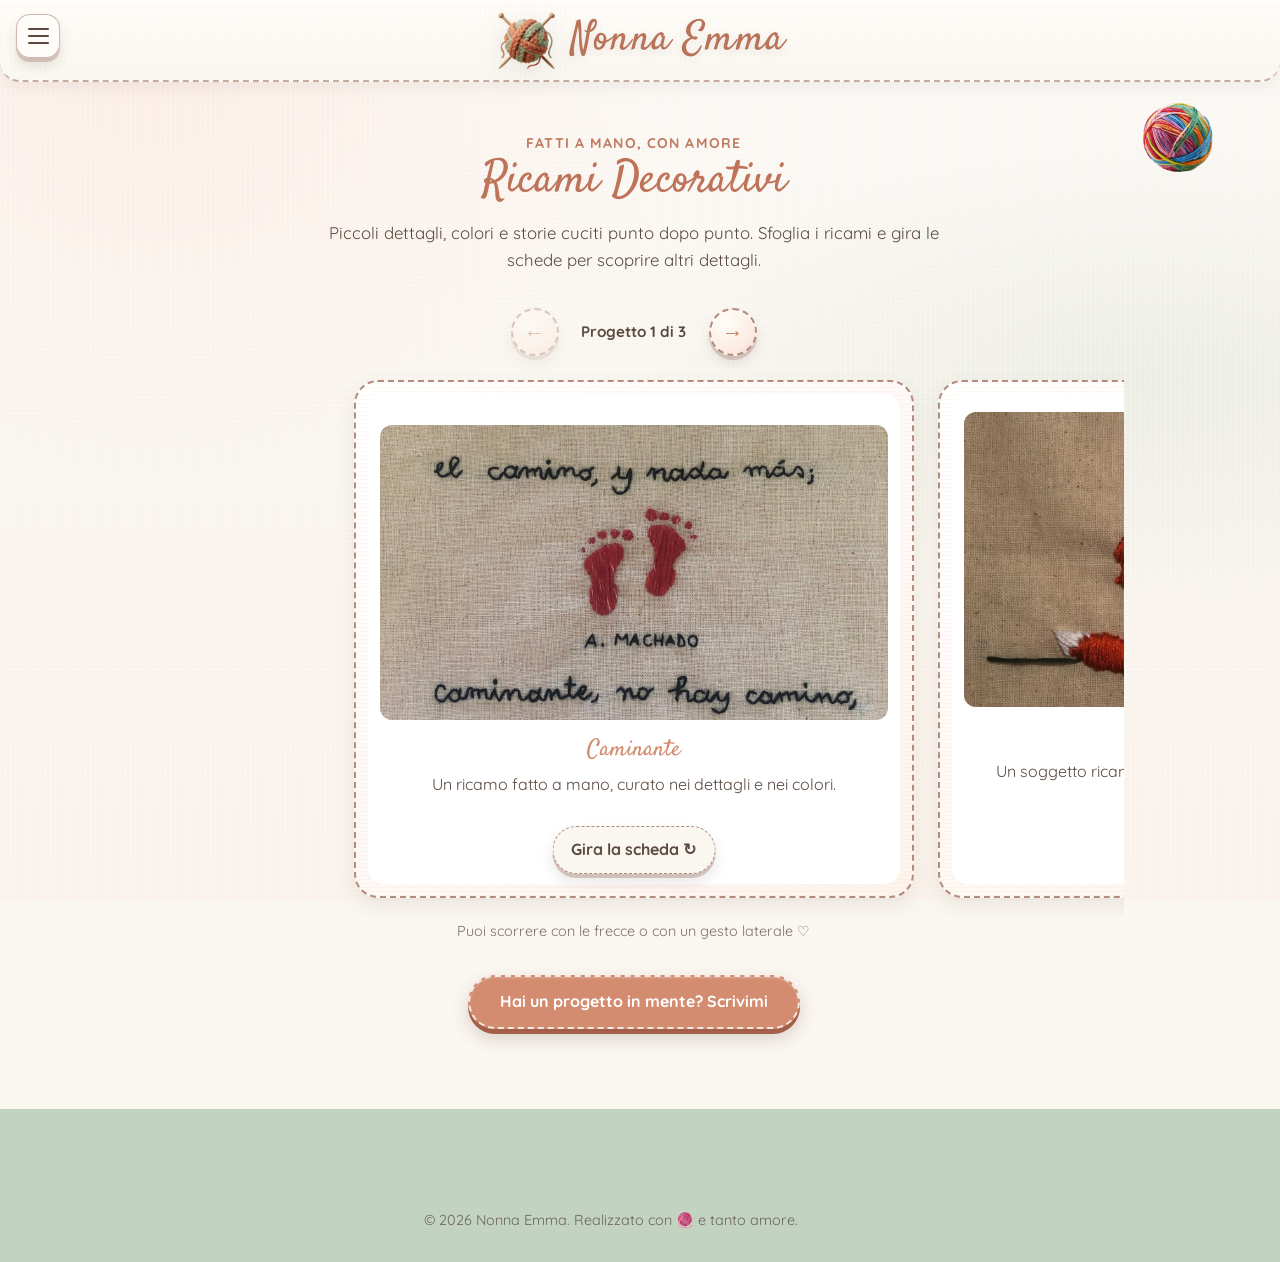
<file: ricamo.html>
<!DOCTYPE html>
<html lang="it">
<head>
    <meta charset="UTF-8">
    <meta name="viewport" content="width=device-width, initial-scale=1.0">
    <meta name="description" content="Scopri i ricami decorativi fatti a mano da Nonna Emma.">
    <title>Ricami Decorativi | Nonna Emma</title>
    <link rel="preconnect" href="https://fonts.googleapis.com">
    <link rel="preconnect" href="https://fonts.gstatic.com" crossorigin>
    <link href="https://fonts.googleapis.com/css2?family=Quicksand:wght@400;500;600;700&family=Satisfy&display=swap" rel="stylesheet">
    <link rel="icon" type="image/png" sizes="512x512" href="images/brand/favicon.png">
    <link rel="stylesheet" href="style.css?v=20261114-tag3">
</head>
<body class="pagina-galleria">
    <!-- FILO DECORATIVO: LA LINEA SI COMPLETA MAN MANO CHE SCORRI LA PAGINA. -->
    <svg class="filo-scroll" viewBox="0 0 64 1000" preserveAspectRatio="xMidYMin meet" aria-hidden="true" focusable="false">
        <defs>
            <linearGradient id="lana-filo" x1="0" x2="1" y1="0" y2="1">
                <stop offset="0" stop-color="#E9B99F" />
                <stop offset=".5" stop-color="#C77C61" />
                <stop offset="1" stop-color="#A9634D" />
            </linearGradient>
        </defs>
        <path class="filo-traccia" pathLength="1000" d="M32 61 C32 77 30 88 32 104 C35 124 35 138 32 158 C29 178 29 193 32 213 C35 233 35 248 32 268 C29 288 29 303 32 323 C35 343 35 358 32 378 C29 398 29 413 32 433 C35 453 35 468 32 488 C29 508 29 523 32 543 C35 563 35 578 32 598 C29 618 29 633 32 653 C35 673 35 688 32 708 C29 728 29 743 32 763 C35 783 35 798 32 818 C29 838 29 853 32 873 C35 893 35 908 32 928 C29 948 29 963 32 983 C33 990 33 996 32 1000" />
        <path class="filo-percorso" pathLength="1000" d="M32 61 C32 77 30 88 32 104 C35 124 35 138 32 158 C29 178 29 193 32 213 C35 233 35 248 32 268 C29 288 29 303 32 323 C35 343 35 358 32 378 C29 398 29 413 32 433 C35 453 35 468 32 488 C29 508 29 523 32 543 C35 563 35 578 32 598 C29 618 29 633 32 653 C35 673 35 688 32 708 C29 728 29 743 32 763 C35 783 35 798 32 818 C29 838 29 853 32 873 C35 893 35 908 32 928 C29 948 29 963 32 983 C33 990 33 996 32 1000" />
        <g class="bobina-filato">
            <image href="images/brand/gomitolo.png" x="0" y="0" width="64" height="64" preserveAspectRatio="xMidYMid meet" />
        </g>
    </svg>

    <header class="navbar stitch-border">
        <a class="logo" href="index.html" aria-label="Nonna Emma, torna alla Home">
            <img class="logo-immagine" src="images/brand/logo.png" alt="Logo di Nonna Emma">
            <span class="logo-testo">Nonna Emma</span>
        </a>
        <button class="menu-toggle" type="button" aria-controls="menu-principale" aria-expanded="false" aria-label="Apri il menu">
            <span></span>
            <span></span>
            <span></span>
        </button>
        <nav id="menu-principale" aria-label="Navigazione principale">
            <ul>
                <li><a href="index.html">← Torna alla Home</a></li>
                <li class="nav-dropdown-item">
                    <details class="nav-dropdown">
                        <summary>Creazioni <span aria-hidden="true">⌄</span></summary>
                        <ul class="dropdown-menu">
                            <li><a href="categoria.html?categoria=maglia">Lavori a maglia</a></li>
                            <li><a href="categoria.html?categoria=ricamo">Ricami</a></li>
                            <li><a href="categoria.html?categoria=cucito">Cucito e sartoria</a></li>
                            <li><a href="categoria.html?categoria=punto">Punto croce</a></li>
                            <li><a href="categoria.html?categoria=feltro">Feltro</a></li>
                            <li><a href="categoria.html?categoria=gioielli">Gioielli</a></li>
                        </ul>
                    </details>
                </li>
            </ul>
        </nav>
    </header>

    <main class="portfolio portfolio-progetti">
        <p class="eyebrow">Fatti a mano, con amore</p>
        <h1 class="titolo-pagina-lana">Ricami Decorativi</h1>
        <!-- PERSONALIZZA QUI IL TESTO INTRODUTTIVO DELLA PAGINA. -->
        <p class="portfolio-intro">Piccoli dettagli, colori e storie cuciti punto dopo punto. Sfoglia i ricami e gira le schede per scoprire altri dettagli.</p>

        <section class="project-gallery" aria-label="Galleria dei ricami decorativi">
            <div class="carousel-controls">
                <button class="carousel-arrow" type="button" data-carousel-prev aria-label="Mostra il ricamo precedente">
                    <span aria-hidden="true">←</span>
                </button>
                <p class="carousel-status" data-carousel-status aria-live="polite" aria-atomic="true">Progetto 1 di 3</p>
                <button class="carousel-arrow" type="button" data-carousel-next aria-label="Mostra il ricamo successivo">
                    <span aria-hidden="true">→</span>
                </button>
            </div>

            <div class="carousel-viewport" data-carousel>
                <div class="carousel-track">
                    <article class="project-slide">
                        <div class="project-card stitch-border" data-project-card>
                            <div class="project-card-inner">
                                <div class="project-face project-front">
                                    <figure>
                                        <!-- INSERISCI QUI LA TUA FOTO: images/uploads/ricamo-caminante.jpeg -->
                                        <img src="images/uploads/ricamo-caminante.jpeg" alt="Lavoro di ricamo Caminante" loading="eager">
                                        <figcaption class="card-info">
                                            <!-- PERSONALIZZA QUI IL TITOLO E LA DESCRIZIONE DEL PROGETTO. -->
                                            <h2>Caminante</h2>
                                            <p>Un ricamo fatto a mano, curato nei dettagli e nei colori.</p>
                                        </figcaption>
                                    </figure>
                                </div>
                                <div class="project-face project-back" aria-hidden="true">
                                    <span class="back-icon" aria-hidden="true">🪡</span>
                                    <p class="eyebrow">Dietro ogni punto</p>
                                    <h2>Un ricamo unico</h2>
                                    <!-- PERSONALIZZA QUI I DETTAGLI DELLA LAVORAZIONE O INSERISCI IL PERCORSO REALE DI UNA FOTO DEL RETRO. -->
                                    <p>Racconta qui la tecnica, i materiali e l'ispirazione di questo progetto.</p>
                                </div>
                            </div>
                            <button class="flip-toggle" type="button" aria-expanded="false">Gira la scheda <span aria-hidden="true">↻</span></button>
                        </div>
                    </article>

                    <article class="project-slide">
                        <div class="project-card stitch-border" data-project-card>
                            <div class="project-card-inner">
                                <div class="project-face project-front">
                                    <figure>
                                        <!-- INSERISCI QUI LA TUA FOTO: images/uploads/ricamo-piccoloprincipe.jpeg -->
                                        <img src="images/uploads/ricamo-piccoloprincipe.jpeg" alt="Ricamo ispirato al Piccolo Principe" loading="lazy">
                                        <figcaption class="card-info">
                                            <!-- PERSONALIZZA QUI IL TITOLO E LA DESCRIZIONE DEL PROGETTO. -->
                                            <h2>Piccolo Principe</h2>
                                            <p>Un soggetto ricamato a mano con attenzione a ogni piccolo dettaglio.</p>
                                        </figcaption>
                                    </figure>
                                </div>
                                <div class="project-face project-back" aria-hidden="true">
                                    <span class="back-icon" aria-hidden="true">🧶</span>
                                    <p class="eyebrow">Dietro ogni punto</p>
                                    <h2>Un pensiero speciale</h2>
                                    <!-- PERSONALIZZA QUI I DETTAGLI DELLA LAVORAZIONE O INSERISCI IL PERCORSO REALE DI UNA FOTO DEL RETRO. -->
                                    <p>Racconta qui la tecnica, i materiali e l'ispirazione di questo progetto.</p>
                                </div>
                            </div>
                            <button class="flip-toggle" type="button" aria-expanded="false">Gira la scheda <span aria-hidden="true">↻</span></button>
                        </div>
                    </article>

                    <article class="project-slide">
                        <div class="project-card stitch-border" data-project-card>
                            <div class="project-card-inner">
                                <div class="project-face project-front">
                                    <figure>
                                        <!-- INSERISCI QUI LA TUA FOTO: images/uploads/ricamo-uccfoglie.jpeg -->
                                        <img src="images/uploads/ricamo-uccfoglie.jpeg" alt="Ricamo di uccellini e foglie" loading="lazy">
                                        <figcaption class="card-info">
                                            <!-- PERSONALIZZA QUI IL TITOLO E LA DESCRIZIONE DEL PROGETTO. -->
                                            <h2>Uccellini e Foglie</h2>
                                            <p>Un motivo ispirato alla natura, realizzato punto dopo punto.</p>
                                        </figcaption>
                                    </figure>
                                </div>
                                <div class="project-face project-back" aria-hidden="true">
                                    <span class="back-icon" aria-hidden="true">🪡</span>
                                    <p class="eyebrow">Dietro ogni punto</p>
                                    <h2>Un tocco di natura</h2>
                                    <!-- PERSONALIZZA QUI I DETTAGLI DELLA LAVORAZIONE O INSERISCI IL PERCORSO REALE DI UNA FOTO DEL RETRO. -->
                                    <p>Racconta qui la tecnica, i materiali e l'ispirazione di questo progetto.</p>
                                </div>
                            </div>
                            <button class="flip-toggle" type="button" aria-expanded="false">Gira la scheda <span aria-hidden="true">↻</span></button>
                        </div>
                    </article>
                </div>
            </div>

            <p class="swipe-hint">Puoi scorrere con le frecce o con un gesto laterale ♡</p>
        </section>

        <a href="index.html#contatti" class="btn-primary project-contact">Hai un progetto in mente? Scrivimi</a>
    </main>

    <footer>
        <p class="copyright">© 2026 Nonna Emma. Realizzato con 🧶 e tanto amore.</p>
    </footer>

    <script src="script.js?v=20261114-tag4" defer></script>
</body>
</html>
</file>
<file: style.css>
:root {
    --bg-cream: #FAF6F0;
    --text-brown: #5A4A42;
    --yarn-terracotta: #D48C70;
    --yarn-terracotta-hover: #BF7A5F;
    --sage-green: #C2D3C2;
    --soft-peach: #FCEBE3;
    --stitch-color: #B38B7D;
    --font-titoli: 'Satisfy', 'Segoe Script', cursive;
}

* {
    margin: 0;
    padding: 0;
    box-sizing: border-box;
}

html {
    scrollbar-width: none;
    -ms-overflow-style: none;
}

html::-webkit-scrollbar {
    display: none;
    width: 0;
    height: 0;
}

body {
    --filo-margine-contenuti: clamp(36px, 4.5vw, 64px);
    font-family: 'Quicksand', sans-serif;
    background-color: var(--bg-cream);
    background-image:
        repeating-linear-gradient(0deg, rgba(151, 117, 98, 0.025) 0, rgba(151, 117, 98, 0.025) 1px, transparent 1px, transparent 4px),
        repeating-linear-gradient(90deg, rgba(255, 255, 255, 0.24) 0, rgba(255, 255, 255, 0.24) 1px, transparent 1px, transparent 5px),
        radial-gradient(ellipse at 12% 9%, rgba(252, 235, 227, 0.72), transparent 34rem),
        radial-gradient(ellipse at 90% 42%, rgba(194, 211, 194, 0.24), transparent 32rem),
        linear-gradient(180deg, rgba(255, 255, 255, 0.42), rgba(250, 246, 240, 0.08) 48%, rgba(252, 235, 227, 0.3));
    background-attachment: fixed;
    color: var(--text-brown);
    line-height: 1.6;
    scroll-behavior: smooth;
    transition: background 300ms ease;
}

body.tema-sfumatura-pesca {
    background-color: #FFF9F5;
    background-image:
        radial-gradient(ellipse at 18% 12%, rgba(249, 219, 205, 0.8), transparent 38rem),
        radial-gradient(ellipse at 85% 55%, rgba(215, 233, 218, 0.45), transparent 36rem),
        linear-gradient(180deg, rgba(255, 255, 255, 0.55), rgba(255, 247, 242, 0.2) 50%, rgba(248, 225, 214, 0.4));
}

body.tema-sfumatura-neutra {
    background-color: #FAF8F5;
    background-image:
        radial-gradient(ellipse at 25% 15%, rgba(240, 234, 225, 0.85), transparent 40rem),
        radial-gradient(ellipse at 80% 60%, rgba(230, 225, 216, 0.5), transparent 38rem),
        linear-gradient(180deg, rgba(255, 255, 255, 0.7), rgba(250, 248, 245, 0.1) 60%, rgba(235, 228, 218, 0.35));
}

body.tema-trama-lino {
    background-color: #F8F4EE;
    background-image:
        repeating-linear-gradient(0deg, rgba(140, 110, 95, 0.035) 0, rgba(140, 110, 95, 0.035) 1px, transparent 1px, transparent 3px),
        repeating-linear-gradient(90deg, rgba(140, 110, 95, 0.035) 0, rgba(140, 110, 95, 0.035) 1px, transparent 1px, transparent 3px),
        radial-gradient(ellipse at 20% 10%, rgba(255, 243, 235, 0.6), transparent 35rem),
        linear-gradient(180deg, rgba(255, 255, 255, 0.5), rgba(248, 244, 238, 0.2) 50%, rgba(245, 236, 226, 0.4));
}

h1, h2, h3 {
    font-family: var(--font-titoli);
    font-weight: 400;
    line-height: 1.2;
    margin-bottom: 15px;
}

.navbar {
    display: flex;
    justify-content: center;
    align-items: center;
    gap: 24px;
    padding: 8px clamp(16px, 4vw, 48px);
    background-color: rgba(250, 246, 240, 0.95);
    position: sticky;
    top: 0;
    z-index: 1000;
    isolation: isolate;
    box-shadow: 0 4px 15px rgba(90, 74, 66, 0.05);
}

.navbar.stitch-border {
    min-height: 62px;
    padding: 6px clamp(16px, 4vw, 48px);
    border: 0;
    border-bottom: 2px dashed rgba(157, 111, 92, 0.58);
    border-radius: 0 0 20px 20px;
    background:
        repeating-linear-gradient(90deg, rgba(179, 139, 125, 0.025) 0, rgba(179, 139, 125, 0.025) 1px, transparent 1px, transparent 5px),
        linear-gradient(180deg, rgba(255, 253, 249, 0.98), rgba(250, 246, 240, 0.96));
    box-shadow: 0 5px 16px rgba(90, 74, 66, 0.08), inset 0 1px 0 rgba(255, 255, 255, 0.9);
}

.logo {
    display: inline-flex;
    align-items: center;
    justify-content: center;
    gap: 12px;
    color: var(--yarn-terracotta);
    text-decoration: none;
    line-height: 1;
    margin: 0 auto;
}

.logo-immagine {
    display: block;
    flex: 0 0 auto;
    width: clamp(52px, 5vw, 68px);
    height: auto;
    object-fit: contain;
    filter: drop-shadow(0 6px 14px rgba(90, 74, 66, 0.12));
}

.logo-testo {
    font-family: var(--font-titoli);
    font-size: clamp(2rem, 3.2vw, 2.85rem);
    font-weight: 400;
    letter-spacing: 0.03em;
    color: #B87358;
    white-space: nowrap;
    text-shadow: 0 1px 0 rgba(255,255,255,0.7), 0 3px 8px rgba(90, 74, 66, 0.12);
}

nav ul {
    list-style: none;
    display: flex;
    gap: 25px;
}

nav a {
    text-decoration: none;
    color: var(--text-brown);
    font-weight: 600;
    transition: color 0.3s;
}

nav a:hover {
    color: var(--yarn-terracotta);
}

.hero {
    text-align: center;
    padding: clamp(72px, 11vw, 132px) 20px;
    background:
        var(--gradiente-hero, linear-gradient(180deg, rgba(255, 253, 249, 0.76), rgba(250, 246, 240, 0.84))),
        var(--sfondo-hero-immagine, url("images/brand/sfondo.png")) center / var(--dimensione-hero-immagine, cover) var(--ripetizione-hero-immagine, no-repeat),
        radial-gradient(ellipse at 50% 20%, rgba(252, 235, 227, 0.96), transparent 68%),
        radial-gradient(ellipse at 12% 100%, rgba(194, 211, 194, 0.24), transparent 42%),
        linear-gradient(180deg, rgba(255, 253, 249, 0.72), rgba(250, 246, 240, 0.36));
}

.hero-content {
    max-width: 880px;
    margin: 0 auto;
    padding: clamp(24px, 5vw, 52px);
    border: 2px dashed rgba(179, 139, 125, 0.62);
    border-radius: 36px;
    background:
        repeating-linear-gradient(45deg, rgba(179, 139, 125, 0.025) 0, rgba(179, 139, 125, 0.025) 2px, transparent 2px, transparent 7px),
        rgba(255, 253, 249, 0.64);
    box-shadow: 0 15px 34px rgba(90, 74, 66, 0.08), inset 0 1px 0 rgba(255, 255, 255, 0.9);
}

.hero h1 {
    font-family: var(--font-titoli);
    font-size: clamp(2.35rem, 5vw, 4rem);
    color: var(--yarn-terracotta);
}

.hero p {
    font-size: 1.2rem;
    max-width: 600px;
    margin: 0 auto 30px auto;
}

.btn-primary, .btn-secondary {
    display: inline-block;
    padding: 12px 30px;
    border-radius: 30px;
    text-decoration: none;
    font-weight: 700;
    transition: transform 160ms ease, box-shadow 160ms ease, background-color 160ms ease;
    border: 2px dashed rgba(255, 255, 255, 0.8);
}

.btn-primary {
    background-color: var(--yarn-terracotta);
    color: white;
    box-shadow: 0 5px 0 #A45F48, 0 9px 18px rgba(90, 55, 40, 0.2), inset 0 1px 2px rgba(255, 255, 255, 0.24);
}

.btn-primary:hover {
    background-color: var(--yarn-terracotta-hover);
    transform: translateY(-2px) rotate(-0.7deg);
    box-shadow: 0 7px 0 #A45F48, 0 12px 20px rgba(90, 55, 40, 0.24), inset 0 1px 2px rgba(255, 255, 255, 0.24);
}

.btn-primary:active {
    transform: translateY(3px);
    box-shadow: 0 2px 0 #A45F48, 0 4px 10px rgba(90, 55, 40, 0.2);
}

.btn-secondary {
    background-color: var(--sage-green);
    color: var(--text-brown);
    margin-top: 20px;
    box-shadow: 0 5px 0 #91A691, 0 9px 18px rgba(90, 74, 66, 0.16), inset 0 1px 2px rgba(255, 255, 255, 0.5);
}

.btn-secondary + .btn-secondary {
    margin-left: 10px;
}

.btn-secondary:hover {
    background-color: #AEC2AE;
    transform: translateY(-2px) rotate(-0.7deg);
    box-shadow: 0 7px 0 #91A691, 0 12px 20px rgba(90, 74, 66, 0.2), inset 0 1px 2px rgba(255, 255, 255, 0.5);
}

.btn-secondary:active {
    transform: translateY(3px);
    box-shadow: 0 2px 0 #91A691, 0 4px 10px rgba(90, 74, 66, 0.16);
}

.portfolio {
    padding: 80px 50px;
    text-align: center;
}

.portfolio h2 {
    font-size: 2.5rem;
    margin-bottom: 40px;
    color: var(--yarn-terracotta);
}

.gallery-grid {
    display: grid;
    grid-template-columns: repeat(2, minmax(0, 1fr));
    gap: clamp(20px, 3vw, 40px);
    max-width: 1240px;
    margin: 0 auto;
}

.stitch-border {
    border: 2px dashed rgba(157, 111, 92, 0.78);
    border-radius: 24px;
    padding: 15px;
    background-color: #FFFCF7;
    background-image:
        repeating-linear-gradient(0deg, rgba(179, 139, 125, 0.045) 0, rgba(179, 139, 125, 0.045) 1px, transparent 1px, transparent 4px),
        linear-gradient(145deg, rgba(255, 255, 255, 0.94), rgba(252, 235, 227, 0.55));
    box-shadow: inset 0 1px 0 rgba(255, 255, 255, 0.9), 0 8px 20px rgba(90, 74, 66, 0.09);
}

.navbar.stitch-border {
    padding: 8px clamp(20px, 5vw, 64px);
}

.card {
    transition: transform 0.3s ease, box-shadow 0.3s ease;
    display: flex;
    flex-direction: column;
}

.card:hover {
    transform: translateY(-5px);
    box-shadow: 0 15px 30px rgba(90, 74, 66, 0.1);
}

.card-link {
    display: block;
    height: 100%;
}

.card img {
    width: 100%;
    height: 250px;
    object-fit: cover;
    border-radius: 16px;
    margin-bottom: 15px;
}

.card-info {
    padding: 4px 4px 8px;
}

.card-info h3 {
    color: var(--yarn-terracotta);
    font-size: clamp(1.25rem, 1.45vw, 1.45rem);
    font-weight: 400;
}

.about {
    padding: 80px 20px;
    background-color: var(--soft-peach);
}

.about-container {
    max-width: 800px;
    margin: 0 auto;
    text-align: center;
    background: var(--bg-cream);
}

.about h2 {
    color: var(--yarn-terracotta);
}

footer {
    background-color: var(--sage-green);
    text-align: center;
    padding: 60px 20px 30px 20px;
    color: var(--text-brown);
}

footer h2 {
    color: var(--text-brown);
}

.social-links {
    margin: 20px 0;
}

.social-links a {
    color: var(--yarn-terracotta);
    font-weight: 700;
    text-decoration: none;
}

.copyright {
    margin-top: 40px;
    font-size: 0.9rem;
    opacity: 0.8;
}

@media (max-width: 768px) {
    .navbar {
        flex-direction: column;
        gap: 10px;
        padding: 10px 16px 12px;
    }

    .navbar.stitch-border {
        padding: 10px 16px 12px;
    }

    .navbar nav > ul {
        flex-wrap: wrap;
        justify-content: center;
        gap: 12px 18px;
    }

    .hero h1 { font-size: 2.2rem; }
    .portfolio { padding: 60px 20px; }
    body { background-attachment: scroll; }
}

@media (max-width: 600px) {
    .logo-immagine {
        width: clamp(48px, 14vw, 62px);
    }

    .logo-testo {
        font-size: clamp(1.6rem, 7vw, 2.2rem);
    }
}

/* LA GALLERIA E IL FILO RESTANO DECORATIVI SENZA OSTACOLARE I CONTENUTI. */
html {
    scroll-behavior: smooth;
}

.logo {
    text-decoration: none;
}

.gallery-grid {
    grid-template-columns: repeat(2, minmax(0, 1fr));
}

.navbar nav {
    position: relative;
    z-index: 1001;
}

.navbar nav > ul > li {
    position: relative;
}

.nav-dropdown summary {
    display: flex;
    align-items: center;
    gap: 7px;
    color: var(--text-brown);
    cursor: pointer;
    font-weight: 600;
    list-style: none;
    transition: color 0.2s ease;
}

.nav-dropdown summary::-webkit-details-marker {
    display: none;
}

.nav-dropdown summary:hover,
.nav-dropdown[open] summary {
    color: var(--yarn-terracotta-hover);
}

.nav-dropdown summary:focus-visible {
    border-radius: 6px;
    outline: 3px solid var(--yarn-terracotta-hover);
    outline-offset: 4px;
}

.nav-dropdown summary span {
    display: inline-block;
    font-size: 0.9rem;
    transition: transform 0.2s ease;
}

.nav-dropdown[open] summary span {
    transform: rotate(180deg);
}

.nav-dropdown .dropdown-menu {
    position: absolute;
    top: calc(100% + 14px);
    left: 0;
    z-index: 1100;
    display: grid;
    min-width: 230px;
    gap: 4px;
    padding: 10px;
    border: 2px dashed var(--stitch-color);
    border-radius: 18px 8px 18px 18px;
    background:
        repeating-linear-gradient(0deg, rgba(179, 139, 125, 0.045) 0, rgba(179, 139, 125, 0.045) 1px, transparent 1px, transparent 4px),
        rgba(255, 253, 249, 0.99);
    box-shadow: 0 14px 30px rgba(90, 74, 66, 0.16);
    list-style: none;
}

.nav-dropdown .dropdown-menu a {
    display: block;
    padding: 9px 12px;
    border-radius: 11px;
    white-space: nowrap;
}

.nav-dropdown .dropdown-menu a:hover,
.nav-dropdown .dropdown-menu a:focus-visible {
    background: var(--soft-peach);
}

.nav-dropdown[open] .dropdown-menu {
    animation: menu-arrivo 160ms ease-out both;
}

@keyframes menu-arrivo {
    from {
        opacity: 0;
        transform: translateY(-5px);
    }

    to {
        opacity: 1;
        transform: translateY(0);
    }
}

#baby,
#categoria-cucito,
#categoria-punto {
    scroll-margin-top: 110px;
}

@media (min-width: 1100px) {
    .gallery-grid {
        grid-template-columns: repeat(4, minmax(0, 1fr));
    }
}

@media (max-width: 600px) {
    .gallery-grid {
        grid-template-columns: minmax(0, 1fr);
        max-width: 430px;
    }
}

.card-link {
    color: inherit;
    text-decoration: none;
}

.card-price {
    display: inline-block;
    margin-top: 6px;
    font-size: 0.95rem;
    font-weight: 600;
    color: var(--text-brown);
    opacity: 0.9;
}

.single-item-price {
    font-size: 1.15rem;
    font-weight: 700;
    color: var(--yarn-terracotta-hover);
    margin: 8px 0 16px;
}

.footer-contact-info {
    margin: 12px auto;
    font-weight: 600;
}

.footer-contact-info a {
    color: var(--yarn-terracotta);
    text-decoration: none;
    border-bottom: 1px dotted var(--yarn-terracotta);
}

.footer-contact-info a:hover {
    color: var(--yarn-terracotta-hover);
}

.card-cta {
    display: inline-block;
    margin-top: 12px;
    color: var(--yarn-terracotta);
    font-weight: 700;
}

.filo-scroll {
    position: fixed;
    z-index: 2147483647;
    top: var(--filo-top, 98px);
    bottom: 0;
    right: clamp(12px, 1.8vw, 24px);
    left: auto;
    width: calc((100vh - var(--filo-top, 98px)) * 0.064);
    height: calc(100vh - var(--filo-top, 98px));
    pointer-events: none;
    overflow: visible;
}

.bobina-filato {
    position: relative;
    z-index: 2147483648;
    transform-box: fill-box;
    transform-origin: center;
    transition: transform 120ms linear;
}

.bobina-filato image {
    transform: scale(1.65) translateY(4px);
    transform-box: fill-box;
    transform-origin: center;
}

.filo-traccia,
.filo-percorso {
    fill: none;
    stroke-linecap: round;
    stroke-linejoin: round;
}

.filo-traccia {
    stroke: rgba(179, 139, 125, 0.34);
    stroke-width: 7px;
    stroke-dasharray: 1000;
    stroke-dashoffset: var(--filo-avanzamento, 1000);
}

.filo-percorso {
    stroke: url(#lana-filo);
    stroke-width: 4.5px;
    stroke-dasharray: 1000;
    stroke-dashoffset: var(--filo-avanzamento, 1000);
    filter: drop-shadow(0 1px 2px rgba(90, 74, 66, 0.24));
}

.portfolio-progetti {
    position: relative;
    z-index: 1;
    min-height: 75vh;
    padding-top: 50px;
    padding-right: calc(16px + var(--filo-margine-contenuti));
    padding-left: clamp(16px, 3vw, 40px);
}

.portfolio-progetti h1 {
    margin-bottom: 12px;
    color: var(--yarn-terracotta);
    font-size: clamp(2rem, 5vw, 2.8rem);
}

.titolo-pagina-lana,
.titolo-modulo {
    font-family: var(--font-titoli);
}

.portfolio-progetti h1.titolo-pagina-lana {
    color: #BF745A;
}

.eyebrow {
    color: var(--yarn-terracotta-hover);
    font-size: 0.88rem;
    font-weight: 700;
    letter-spacing: 0.08em;
    text-transform: uppercase;
}

.portfolio-intro {
    max-width: 620px;
    margin: 0 auto 34px;
    font-size: 1.05rem;
}

.pagina-prodotto {
    max-width: 1160px;
    margin: 0 auto;
}

.scheda-prodotto {
    display: grid;
    grid-template-columns: minmax(0, 1.1fr) minmax(280px, 0.9fr);
    gap: clamp(28px, 5vw, 64px);
    align-items: center;
    max-width: 1040px;
    margin: 36px auto 0;
    text-align: left;
}

.product-gallery {
    position: relative;
    min-width: 0;
    padding: 18px;
    border: 2px dashed var(--stitch-color);
    border-radius: 30px;
    background:
        repeating-linear-gradient(45deg, rgba(179, 139, 125, 0.035) 0, rgba(179, 139, 125, 0.035) 2px, transparent 2px, transparent 6px),
        #FFFCF7;
    box-shadow: 0 18px 36px rgba(90, 74, 66, 0.12);
}

.product-gallery figure {
    position: relative;
    margin: 0;
}

.product-main-image {
    display: block;
    width: 100%;
    height: clamp(300px, 43vw, 490px);
    border-radius: 20px;
    background: var(--soft-peach);
    object-fit: cover;
}

.price-sticker {
    position: absolute;
    top: 28px;
    right: 28px;
    display: grid;
    width: 102px;
    min-height: 102px;
    place-content: center;
    padding: 12px;
    transform: rotate(8deg);
    border: 2px dashed rgba(255, 255, 255, 0.86);
    border-radius: 50%;
    background:
        radial-gradient(circle at 30% 22%, rgba(255, 255, 255, 0.38), transparent 44%),
        #D48C70;
    box-shadow: 0 5px 0 #B96F56, 0 10px 20px rgba(90, 74, 66, 0.2);
    color: white;
    font-weight: 700;
    line-height: 1.2;
    text-align: center;
}

.product-thumbnails {
    display: flex;
    flex-wrap: wrap;
    gap: 10px;
    margin-top: 14px;
}

.product-thumb {
    width: 76px;
    height: 76px;
    padding: 4px;
    overflow: hidden;
    border: 2px dashed var(--stitch-color);
    border-radius: 16px;
    background: white;
    box-shadow: 0 3px 0 rgba(132, 85, 66, 0.28), 0 6px 12px rgba(90, 74, 66, 0.12);
    cursor: pointer;
    transition: transform 160ms ease, box-shadow 160ms ease;
}

.product-thumb[aria-pressed="true"] {
    border-color: var(--yarn-terracotta-hover);
    box-shadow: 0 0 0 3px rgba(212, 140, 112, 0.2), 0 3px 0 rgba(132, 85, 66, 0.28), 0 6px 12px rgba(90, 74, 66, 0.12);
}

.product-thumb:hover {
    transform: translateY(-2px);
    box-shadow: 0 5px 0 rgba(132, 85, 66, 0.28), 0 9px 15px rgba(90, 74, 66, 0.16);
}

.product-thumb:active {
    transform: translateY(2px);
    box-shadow: 0 1px 0 rgba(132, 85, 66, 0.28), 0 3px 6px rgba(90, 74, 66, 0.12);
}

.product-thumb[aria-pressed="true"]:hover {
    box-shadow: 0 0 0 3px rgba(212, 140, 112, 0.2), 0 5px 0 rgba(132, 85, 66, 0.28), 0 9px 15px rgba(90, 74, 66, 0.16);
}

.product-thumb[aria-pressed="true"]:active {
    box-shadow: 0 0 0 3px rgba(212, 140, 112, 0.2), 0 1px 0 rgba(132, 85, 66, 0.28), 0 3px 6px rgba(90, 74, 66, 0.12);
}

.product-thumb img {
    width: 100%;
    height: 100%;
    border-radius: 10px;
    object-fit: cover;
}

.product-description h2 {
    margin: 8px 0 12px;
    color: var(--text-brown);
    font-family: var(--font-titoli);
    font-size: clamp(1.7rem, 3vw, 2.4rem);
}

.product-description > p {
    margin-bottom: 18px;
}

.scheda-dettagli {
    display: grid;
    gap: 8px;
    margin: 22px 0;
    padding: 18px;
    border: 2px dashed rgba(157, 111, 92, 0.58);
    border-radius: 18px;
    background: rgba(255, 253, 249, 0.78);
    list-style: none;
}

.campioni-filato {
    display: flex;
    flex-wrap: wrap;
    gap: 12px;
    margin: 14px 0 10px;
}

.campione-lana {
    position: relative;
    width: 48px;
    height: 48px;
    border: 3px solid #FFFDF9;
    border-radius: 50%;
    background-color: var(--colore-campione);
    background-image:
        repeating-linear-gradient(35deg, transparent 0 4px, rgba(255, 255, 255, 0.48) 4px 6px, transparent 6px 9px),
        repeating-linear-gradient(145deg, transparent 0 7px, rgba(90, 74, 66, 0.12) 7px 9px, transparent 9px 12px);
    box-shadow: 0 3px 0 #98AC98, 0 6px 10px rgba(90, 74, 66, 0.18);
    cursor: pointer;
    transition: transform 160ms ease, box-shadow 160ms ease;
}

.campione-lana[aria-pressed="true"] {
    outline: 3px dashed var(--yarn-terracotta-hover);
    outline-offset: 3px;
    box-shadow: 0 0 0 3px rgba(212, 140, 112, 0.16), 0 3px 0 #98AC98, 0 6px 10px rgba(90, 74, 66, 0.18);
}

.campione-lana:hover {
    transform: translateY(-2px);
    box-shadow: 0 5px 0 #98AC98, 0 9px 14px rgba(90, 74, 66, 0.2);
}

.campione-lana:active {
    transform: translateY(2px);
    box-shadow: 0 1px 0 #98AC98, 0 3px 6px rgba(90, 74, 66, 0.16);
}

.campione-lana[aria-pressed="true"]:hover {
    box-shadow: 0 0 0 3px rgba(212, 140, 112, 0.16), 0 5px 0 #98AC98, 0 9px 14px rgba(90, 74, 66, 0.2);
}

.campione-lana[aria-pressed="true"]:active {
    box-shadow: 0 0 0 3px rgba(212, 140, 112, 0.16), 0 1px 0 #98AC98, 0 3px 6px rgba(90, 74, 66, 0.16);
}

.testo-colore {
    min-height: 1.6em;
    color: var(--text-brown);
    font-weight: 700;
}

.product-cta {
    margin-top: 18px;
}

.order-panel {
    max-width: 760px;
    margin: 30px auto 0;
    padding: clamp(22px, 5vw, 42px);
    border: 2px dashed var(--stitch-color);
    border-radius: 28px;
    background:
        repeating-linear-gradient(0deg, rgba(179, 139, 125, 0.035) 0, rgba(179, 139, 125, 0.035) 1px, transparent 1px, transparent 5px),
        rgba(255, 252, 247, 0.96);
    box-shadow: 0 16px 34px rgba(90, 74, 66, 0.11);
    text-align: left;
}

.order-form {
    display: grid;
    gap: 18px;
}

.order-form label,
.order-form legend {
    color: var(--text-brown);
    font-weight: 700;
}

.order-form input,
.order-form select,
.order-form textarea {
    width: 100%;
    margin-top: 7px;
    padding: 13px 15px;
    border: 1px solid rgba(157, 111, 92, 0.48);
    border-radius: 13px;
    background: #FFFEFC;
    color: var(--text-brown);
    font: inherit;
}

.order-form textarea {
    min-height: 130px;
    resize: vertical;
}

.order-form fieldset {
    padding: 14px;
    border: 1px dashed var(--stitch-color);
    border-radius: 16px;
}

.order-form .consenso {
    display: flex;
    align-items: flex-start;
    gap: 10px;
    font-weight: 500;
}

.order-form .consenso input {
    width: auto;
    margin-top: 5px;
    accent-color: var(--yarn-terracotta);
}

.nota-modulo {
    font-size: 0.9rem;
    opacity: 0.82;
}

.feedback-modulo {
    min-height: 1.5em;
    color: var(--yarn-terracotta-hover);
    font-weight: 700;
}

.project-gallery {
    width: min(100%, 850px);
    margin: 0 auto;
}

.carousel-controls {
    display: flex;
    align-items: center;
    justify-content: center;
    gap: 20px;
    margin-bottom: 16px;
}

.carousel-arrow {
    display: grid;
    width: 48px;
    height: 48px;
    padding: 0;
    place-items: center;
    border: 2px dashed var(--stitch-color);
    border-radius: 50%;
    background: radial-gradient(circle at 32% 26%, #FFFDF9 0%, #FCEBE3 68%, #F1D1BF 100%);
    color: var(--yarn-terracotta-hover);
    cursor: pointer;
    font: inherit;
    font-size: 1.35rem;
    box-shadow: inset 0 1px 2px rgba(255, 255, 255, 0.9), 0 4px 0 rgba(132, 85, 66, 0.24), 0 8px 12px rgba(90, 74, 66, 0.12);
    transition: background-color 0.2s ease, box-shadow 0.2s ease, transform 0.2s ease;
}

.carousel-arrow:hover:not(:disabled) {
    transform: translateY(-2px);
    background: radial-gradient(circle at 32% 26%, #FFFFFF 0%, #F8E1D5 70%, #ECC2AD 100%);
    box-shadow: inset 0 1px 2px rgba(255, 255, 255, 0.95), 0 6px 0 rgba(132, 85, 66, 0.24), 0 11px 15px rgba(90, 74, 66, 0.15);
}

.carousel-arrow:active:not(:disabled) {
    transform: translateY(3px);
    box-shadow: inset 0 1px 2px rgba(255, 255, 255, 0.75), 0 1px 0 rgba(132, 85, 66, 0.24), 0 3px 6px rgba(90, 74, 66, 0.12);
}

.carousel-arrow span {
    display: block;
    line-height: 1;
}

.carousel-arrow:disabled {
    cursor: not-allowed;
    opacity: 0.45;
}

.carousel-status {
    min-width: 110px;
    font-size: 0.95rem;
    font-weight: 700;
}

.carousel-viewport {
    overflow-x: auto;
    overscroll-behavior-x: contain;
    scroll-snap-type: x mandatory;
    scrollbar-width: none;
    -webkit-overflow-scrolling: touch;
}

.carousel-viewport::-webkit-scrollbar {
    display: none;
}

.carousel-track {
    display: flex;
    align-items: stretch;
    gap: 24px;
    padding: 8px max(0px, calc((100% - 560px) / 2)) 18px;
}

.project-slide {
    flex: 0 0 min(100%, 560px);
    min-width: 0;
    scroll-snap-align: center;
}

.project-card {
    position: relative;
    min-height: 100%;
    padding: 12px;
    perspective: 1200px;
}

.order-panel .btn-primary {
    justify-self: start;
    border-color: rgba(255, 255, 255, 0.8);
    cursor: pointer;
    font: inherit;
}

.cartamodello {
    position: relative;
    isolation: isolate;
    width: min(100%, 780px);
    margin: 30px auto 28px;
    padding: clamp(24px, 5vw, 44px);
    overflow: hidden;
    border: 1px solid rgba(157, 111, 92, 0.48);
    border-radius: 8px 18px 10px 16px;
    background-color: #F7EBD7;
    background-image:
        linear-gradient(rgba(179, 139, 125, 0.11) 1px, transparent 1px),
        linear-gradient(90deg, rgba(179, 139, 125, 0.11) 1px, transparent 1px),
        repeating-linear-gradient(0deg, rgba(255, 255, 255, 0.22) 0, rgba(255, 255, 255, 0.22) 1px, transparent 1px, transparent 5px),
        linear-gradient(135deg, rgba(255, 252, 239, 0.9), rgba(242, 224, 195, 0.86));
    background-size: 24px 24px, 24px 24px, auto, auto;
    box-shadow: 0 14px 28px rgba(90, 74, 66, 0.16), inset 0 0 32px rgba(177, 130, 90, 0.12);
    color: var(--text-brown);
    text-align: left;
}

.cartamodello::before,
.cartamodello::after {
    position: absolute;
    z-index: -1;
    width: 62px;
    height: 62px;
    border: 1px dashed rgba(157, 111, 92, 0.55);
    border-radius: 50%;
    content: "";
}

.cartamodello::before {
    top: -38px;
    right: 24px;
}

.cartamodello::after {
    right: 44px;
    bottom: -44px;
}

.cartamodello h3 {
    margin-bottom: 6px;
    color: #A9654D;
    font-size: clamp(1.55rem, 3vw, 2rem);
    text-align: center;
}

.cartamodello-intro {
    max-width: 560px;
    margin: 0 auto 24px;
    text-align: center;
}

.cartamodello-form {
    display: grid;
    grid-template-columns: repeat(2, minmax(0, 1fr));
    gap: 18px 20px;
    text-align: left;
}

.cartamodello-form label {
    display: grid;
    align-content: start;
    gap: 6px;
    color: #684E41;
    font-weight: 700;
}

.cartamodello-form label:nth-of-type(3),
.cartamodello-form label:nth-of-type(4) {
    grid-column: 1 / -1;
}

.cartamodello-form input,
.cartamodello-form select,
.cartamodello-form textarea {
    width: 100%;
    min-width: 0;
    padding: 12px 14px;
    border: 1.5px dashed rgba(153, 102, 76, 0.72);
    border-radius: 9px 5px 10px 6px;
    background: rgba(255, 253, 247, 0.88);
    box-shadow: inset 0 1px 3px rgba(90, 74, 66, 0.08);
    color: var(--text-brown);
    font: inherit;
}

.cartamodello-form input,
.cartamodello-form select {
    min-height: 48px;
}

.cartamodello-form textarea {
    min-height: 112px;
    resize: vertical;
}

.cartamodello-form input:focus-visible,
.cartamodello-form select:focus-visible,
.cartamodello-form textarea:focus-visible {
    outline: 3px solid rgba(191, 122, 95, 0.55);
    outline-offset: 2px;
}

.cartamodello-submit {
    position: relative;
    justify-self: center;
    grid-column: 1 / -1;
    min-height: 54px;
    padding: 12px 28px;
    border: 2px dashed rgba(255, 239, 211, 0.88);
    border-radius: 18px 12px 20px 11px;
    background:
        repeating-linear-gradient(35deg, rgba(255, 255, 255, 0.08) 0 2px, transparent 2px 6px),
        linear-gradient(145deg, #B96F56, #96533F);
    box-shadow: 0 5px 0 #794332, 0 9px 18px rgba(90, 55, 40, 0.22), inset 0 1px 2px rgba(255, 255, 255, 0.24);
    color: #FFFCF7;
    cursor: pointer;
    font: inherit;
    font-weight: 700;
    text-shadow: 0 1px 1px rgba(70, 38, 28, 0.3);
    transition: transform 160ms ease, box-shadow 160ms ease;
}

.cartamodello-submit:hover {
    transform: translateY(-2px) rotate(-1deg);
    box-shadow: 0 7px 0 #794332, 0 12px 20px rgba(90, 55, 40, 0.24), inset 0 1px 2px rgba(255, 255, 255, 0.24);
}

.cartamodello-submit:active {
    transform: translateY(3px);
    box-shadow: 0 2px 0 #794332, 0 4px 10px rgba(90, 55, 40, 0.2);
}

.cartamodello-submit span {
    margin-left: 6px;
}

.cartamodello-feedback {
    grid-column: 1 / -1;
    min-height: 1.5em;
    margin: 0;
    font-size: 0.9rem;
    text-align: center;
}

.project-card-inner {
    position: relative;
    min-height: 490px;
    transform-style: preserve-3d;
    transition: transform 650ms cubic-bezier(0.2, 0.7, 0.2, 1);
}

.project-card.is-flipped .project-card-inner {
    transform: rotateY(180deg);
}

.project-face {
    position: absolute;
    inset: 0;
    display: flex;
    flex-direction: column;
    align-items: center;
    justify-content: center;
    overflow: hidden;
    padding: 12px 12px 60px;
    border-radius: 16px;
    backface-visibility: hidden;
    -webkit-backface-visibility: hidden;
}

.project-front {
    background: white;
}

.project-front figure {
    width: 100%;
    margin: 0;
}

.project-front img {
    display: block;
    width: 100%;
    height: 295px;
    margin: 0;
    border-radius: 12px;
    object-fit: cover;
}

.project-front .card-info {
    padding: 16px 8px 8px;
}

.project-front h2,
.project-back h2 {
    margin-bottom: 8px;
    color: var(--yarn-terracotta);
    font-size: 1.45rem;
}

.project-back {
    transform: rotateY(180deg);
    background:
        radial-gradient(circle at 16px 16px, rgba(179, 139, 125, 0.12) 2px, transparent 2.5px) 0 0 / 28px 28px,
        var(--soft-peach);
}

.project-back img {
    width: min(100%, 340px);
    max-height: 220px;
    margin-bottom: 12px;
    border-radius: 12px;
    object-fit: contain;
}

.project-back > p:not(.eyebrow) {
    max-width: 370px;
    margin-bottom: 22px;
}

.back-icon {
    margin-bottom: 8px;
    font-size: 2rem;
}

.flip-toggle {
    position: absolute;
    z-index: 2;
    bottom: 22px;
    left: 50%;
    transform: translateX(-50%);
    padding: 10px 18px;
    border: 1px dashed var(--stitch-color);
    border-radius: 24px;
    background: var(--bg-cream);
    color: var(--text-brown);
    box-shadow: 0 4px 0 rgba(132, 85, 66, 0.28), 0 8px 14px rgba(90, 74, 66, 0.14);
    cursor: pointer;
    font: inherit;
    font-weight: 700;
    white-space: nowrap;
    transition: transform 160ms ease, box-shadow 160ms ease, background-color 160ms ease;
}

.flip-toggle:hover {
    transform: translate(-50%, -2px);
    box-shadow: 0 6px 0 rgba(132, 85, 66, 0.28), 0 11px 18px rgba(90, 74, 66, 0.18);
}

.flip-toggle:active {
    transform: translate(-50%, 3px);
    box-shadow: 0 1px 0 rgba(132, 85, 66, 0.28), 0 3px 7px rgba(90, 74, 66, 0.12);
}

.swipe-hint {
    margin-top: 4px;
    color: var(--text-brown);
    font-size: 0.9rem;
    opacity: 0.78;
}

.project-contact {
    margin-top: 32px;
}

footer {
    position: relative;
    z-index: 1;
}

main {
    position: relative;
    z-index: 1;
}

:is(a, button):focus-visible {
    outline: 3px solid var(--yarn-terracotta-hover);
    outline-offset: 4px;
}

@media (hover: hover) and (pointer: fine) {
    .project-card:not(.has-flip-choice):hover .project-card-inner {
        transform: rotateY(180deg);
    }
}

@media (max-width: 600px) {
    .cartamodello {
        padding: 22px 16px;
    }

    .cartamodello-form {
        grid-template-columns: minmax(0, 1fr);
        gap: 15px;
    }

    .cartamodello-form label:nth-of-type(3),
    .cartamodello-form label:nth-of-type(4),
    .cartamodello-submit,
    .cartamodello-feedback {
        grid-column: 1;
    }

    .navbar {
        padding: 16px;
    }

    .navbar nav ul {
        gap: 12px;
    }

    .portfolio-progetti {
        padding: 48px 12px;
    }

    .portfolio-intro {
        font-size: 1rem;
    }

    .carousel-track {
        gap: 14px;
        padding-right: 12px;
        padding-left: 12px;
    }

    .project-slide {
        flex-basis: 100%;
    }

    .project-card {
        padding: 10px;
    }

    .project-card-inner {
        min-height: 430px;
    }

    .project-front img {
        height: 250px;
    }

    .nav-dropdown .dropdown-menu a {
        white-space: normal;
    }

    .scheda-prodotto {
        grid-template-columns: minmax(0, 1fr);
        gap: 30px;
    }

    .product-main-image {
        height: min(82vw, 430px);
    }

    .product-description {
        text-align: center;
    }

    .campioni-filato {
        justify-content: center;
    }

    .scheda-dettagli {
        text-align: left;
    }

    .order-panel .btn-primary {
        justify-self: stretch;
    }
}

@media (prefers-reduced-motion: reduce) {
    html {
        scroll-behavior: auto;
    }

    *,
    *::before,
    *::after {
        scroll-behavior: auto !important;
        transition-duration: 0.01ms !important;
        animation-duration: 0.01ms !important;
        animation-iteration-count: 1 !important;
    }
}

@media (max-width: 768px) {
    .filo-scroll {
        z-index: 1001;
        right: 8px;
        left: auto;
    }

    .bobina-filato image {
        transform: scale(0.95);
        transform-box: fill-box;
        transform-origin: center;
    }

    body {
        --filo-margine-contenuti: 36px;
    }

    .navbar nav,
    .navbar nav > ul > .nav-dropdown-item {
        position: static;
    }

    .nav-dropdown .dropdown-menu {
        top: calc(100% - 6px);
        left: 16px;
        width: min(280px, calc(100vw - 32px));
        min-width: 0;
    }

    .nav-dropdown .dropdown-menu a {
        white-space: normal;
    }
}

@media (max-width: 350px) {
    .portfolio h2 {
        font-size: 2rem;
    }
}

@media (min-width: 900px) {
    .portfolio-progetti {
        max-width: 1240px;
        margin: 0 auto;
        padding-right: calc(24px + var(--filo-margine-contenuti));
        padding-left: clamp(24px, 3.5vw, 48px);
    }

    .pagina-prodotto {
        max-width: 1280px;
    }

    .scheda-prodotto {
        max-width: 1120px;
        grid-template-columns: minmax(0, 1.05fr) minmax(360px, 0.95fr);
        gap: clamp(40px, 5vw, 72px);
    }

    .product-main-image {
        height: clamp(360px, 36vw, 520px);
    }

    .project-gallery {
        width: min(100%, 980px);
    }
}

@media (min-width: 601px) and (max-width: 999px) {
    .scheda-prodotto {
        max-width: 620px;
        grid-template-columns: minmax(0, 1fr);
        gap: 30px;
    }

    .product-main-image {
        height: clamp(320px, 58vw, 440px);
    }

    .product-description {
        text-align: center;
    }

    .campioni-filato {
        justify-content: center;
    }

    .scheda-dettagli {
        text-align: left;
    }
}

.navbar {
    z-index: 2147483647;
}

.navbar.stitch-border {
    padding-left: 76px;
    padding-right: 76px;
}

.menu-toggle {
    position: fixed;
    top: 14px;
    left: 16px;
    z-index: 2147483647;
    display: grid;
    width: 44px;
    height: 44px;
    align-content: center;
    justify-items: center;
    gap: 5px;
    border: 1px solid rgba(179, 139, 125, 0.6);
    border-radius: 14px;
    background: rgba(255, 253, 249, 0.98);
    box-shadow: 0 4px 0 rgba(132, 85, 66, 0.25), 0 8px 12px rgba(90, 74, 66, 0.14);
    cursor: pointer;
    transition: transform 160ms ease, box-shadow 160ms ease, background-color 160ms ease;
}

.menu-toggle:hover {
    transform: translateY(-2px);
    box-shadow: 0 6px 0 rgba(132, 85, 66, 0.25), 0 10px 15px rgba(90, 74, 66, 0.17);
}

.menu-toggle:active {
    transform: translateY(2px);
    box-shadow: 0 1px 0 rgba(132, 85, 66, 0.25), 0 4px 7px rgba(90, 74, 66, 0.12);
}

.menu-toggle span {
    width: 21px;
    height: 2px;
    border-radius: 2px;
    background: var(--text-brown);
    transition: transform 180ms ease, opacity 180ms ease;
}

.menu-aperto .menu-toggle span:first-child {
    transform: translateY(7px) rotate(45deg);
}

.menu-aperto .menu-toggle span:nth-child(2) {
    opacity: 0;
}

.menu-aperto .menu-toggle span:last-child {
    transform: translateY(-7px) rotate(-45deg);
}

.navbar nav {
    position: fixed;
    top: 0;
    bottom: 0;
    left: 0;
    z-index: 2147483646;
    width: min(340px, 88vw);
    overflow-y: auto;
    padding: 82px 20px 28px;
    border-right: 2px dashed var(--stitch-color);
    background:
        repeating-linear-gradient(90deg, rgba(179, 139, 125, 0.035) 0, rgba(179, 139, 125, 0.035) 1px, transparent 1px, transparent 5px),
        rgba(255, 253, 249, 0.99);
    box-shadow: 12px 0 30px rgba(90, 74, 66, 0.16);
    transform: translateX(-105%);
    visibility: hidden;
    transition: transform 240ms ease, visibility 240ms ease;
}

.navbar.menu-aperto nav {
    transform: translateX(0);
    visibility: visible;
}

.navbar nav > ul {
    display: flex;
    flex-direction: column;
    flex-wrap: nowrap;
    align-items: stretch;
    justify-content: flex-start;
    gap: 8px;
}

.navbar nav > ul > li > a,
.navbar nav .nav-dropdown summary {
    display: flex;
    align-items: center;
    min-height: 44px;
    padding: 9px 12px;
    border-radius: 11px;
}

.navbar nav > ul > li > a:hover,
.navbar nav .nav-dropdown summary:hover {
    background: var(--soft-peach);
}

.navbar nav .nav-dropdown .dropdown-menu {
    position: static;
    width: 100%;
    min-width: 0;
    margin-top: 4px;
    padding: 6px 0 6px 10px;
    border: 0;
    border-left: 2px dashed var(--stitch-color);
    border-radius: 0;
    background: transparent;
    box-shadow: none;
}

.navbar nav .nav-dropdown .dropdown-menu a {
    white-space: normal;
}

@media (max-width: 768px) {
    .navbar.stitch-border {
        padding-left: 76px;
    }
}

.catalog-page {
    min-height: 65vh;
}

.catalog-back-link {
    display: inline-block;
    margin-bottom: 18px;
    color: var(--yarn-terracotta-hover);
    font-weight: 700;
    text-decoration: none;
}

.catalog-grid {
    display: grid;
    grid-template-columns: repeat(auto-fill, minmax(200px, 260px));
    justify-content: center;
    gap: clamp(16px, 2.2vw, 24px);
    width: min(100%, 1080px);
    margin: 28px auto 0;
}

.catalog-card {
    min-width: 0;
    overflow: hidden;
    padding: 8px;
    color: inherit;
    text-align: left;
    text-decoration: none;
    transition: transform 180ms ease, box-shadow 180ms ease;
}

.catalog-card:hover {
    transform: translateY(-4px);
    box-shadow: 0 14px 28px rgba(90, 74, 66, 0.16);
}

.catalog-card img {
    display: block;
    width: 100%;
    aspect-ratio: 4 / 3;
    height: auto;
    max-height: 185px;
    margin: 0;
    border-radius: 14px;
    object-fit: cover;
}

.catalog-card .card-info {
    padding: 10px 4px 6px;
}

.catalog-card h2 {
    margin: 0 0 4px;
    color: var(--yarn-terracotta);
    font-family: var(--font-titoli);
    font-size: clamp(1.15rem, 1.4vw, 1.4rem);
}

.catalog-card p {
    margin-bottom: 6px;
    font-size: 0.88rem;
    line-height: 1.45;
}

.single-item-gallery {
    width: min(100%, 1020px);
    margin: 20px auto;
}

.single-item-stage {
    position: relative;
    display: flex;
    align-items: center;
    justify-content: center;
    gap: clamp(10px, 2.5vw, 24px);
    min-height: 380px;
}

.single-item-preview-slot {
    flex: 0 0 clamp(90px, 14vw, 150px);
    display: flex;
    align-items: center;
    justify-content: center;
    cursor: pointer;
    opacity: 0.42;
    transition: opacity 220ms ease, transform 220ms ease, filter 220ms ease;
    filter: drop-shadow(0 4px 10px rgba(90, 74, 66, 0.08));
}

.single-item-preview-slot:hover {
    opacity: 0.88;
    transform: scale(1.04);
}

.single-item-preview-slot img {
    display: block;
    max-width: 100%;
    max-height: min(34vh, 260px);
    width: auto;
    height: auto;
    border: 2px dashed rgba(157, 111, 92, 0.4);
    border-radius: 16px;
    background: rgba(255, 253, 249, 0.88);
    object-fit: contain;
    padding: 4px;
}

.single-item-viewer {
    position: relative;
    display: flex;
    align-items: center;
    justify-content: center;
    width: fit-content;
    max-width: 100%;
    margin: 0;
    border: 2px dashed rgba(157, 111, 92, 0.58);
    border-radius: 20px;
    background: rgba(255, 253, 249, 0.95);
    box-shadow: 0 12px 30px rgba(90, 74, 66, 0.12);
    overflow: hidden;
    touch-action: pan-y;
    user-select: none;
    cursor: grab;
    padding: 6px;
}

.single-item-viewer:active {
    cursor: grabbing;
}

.single-item-image {
    display: block;
    max-width: 100%;
    width: auto;
    height: auto;
    max-height: min(52vh, 460px);
    border-radius: 16px;
    object-fit: contain;
    transition: opacity 200ms ease;
}

.single-item-stage .carousel-arrow {
    position: relative;
    z-index: 3;
    flex-shrink: 0;
    width: 44px;
    height: 44px;
}

.single-item-gallery > .carousel-status {
    margin: 14px 0;
    text-align: center;
}

.item-thumbnails {
    display: flex;
    justify-content: center;
    gap: 12px;
    max-width: 100%;
    padding: 4px 2px 10px;
    overflow-x: auto;
}

.item-thumbnail {
    flex: 0 0 76px;
    width: 76px;
    height: 76px;
    padding: 4px;
    border: 2px dashed var(--stitch-color);
    border-radius: 15px;
    background: #FFFCF7;
    cursor: pointer;
    box-shadow: 0 3px 0 rgba(132, 85, 66, 0.24), 0 6px 12px rgba(90, 74, 66, 0.12);
    transition: transform 160ms ease, box-shadow 160ms ease;
}

.item-thumbnail[aria-pressed="true"] {
    border-color: var(--yarn-terracotta-hover);
    box-shadow: 0 0 0 3px rgba(212, 140, 112, 0.2), 0 3px 0 rgba(132, 85, 66, 0.24), 0 6px 12px rgba(90, 74, 66, 0.12);
}

.item-thumbnail:hover {
    transform: translateY(-2px);
    box-shadow: 0 5px 0 rgba(132, 85, 66, 0.24), 0 9px 15px rgba(90, 74, 66, 0.16);
}

.item-thumbnail:active {
    transform: translateY(2px);
    box-shadow: 0 1px 0 rgba(132, 85, 66, 0.24), 0 3px 6px rgba(90, 74, 66, 0.12);
}

.item-thumbnail[aria-pressed="true"]:hover {
    box-shadow: 0 0 0 3px rgba(212, 140, 112, 0.2), 0 5px 0 rgba(132, 85, 66, 0.24), 0 9px 15px rgba(90, 74, 66, 0.16);
}

.item-thumbnail[aria-pressed="true"]:active {
    box-shadow: 0 0 0 3px rgba(212, 140, 112, 0.2), 0 1px 0 rgba(132, 85, 66, 0.24), 0 3px 6px rgba(90, 74, 66, 0.12);
}

.item-thumbnail img {
    display: block;
    width: 100%;
    height: 100%;
    border-radius: 9px;
    object-fit: cover;
}

.single-item-details {
    width: min(100%, 760px);
    margin: 24px auto;
    padding: clamp(20px, 4vw, 32px);
    text-align: center;
}

.single-item-details p {
    margin-bottom: 18px;
}

[data-item-content][hidden] {
    display: none;
}

@media (max-width: 600px) {
    .catalog-grid {
        grid-template-columns: minmax(0, 1fr);
        width: min(100%, 360px);
    }

    .catalog-card img {
        height: 190px;
    }

    .single-item-stage {
        gap: 6px;
        min-height: auto;
    }

    .single-item-stage .carousel-arrow {
        width: 38px;
        height: 38px;
    }

    .single-item-image {
        max-height: min(44vh, 320px);
        border-radius: 14px;
    }

    .single-item-preview-slot {
        display: none;
    }
}

.home-categories {
    grid-template-columns: repeat(auto-fit, minmax(min(100%, 240px), 1fr));
    max-width: 1040px;
}

.home-categories[data-category-count="4"] {
    grid-template-columns: repeat(auto-fit, minmax(min(100%, 220px), 1fr));
}

.home-categories[data-category-count="5"] {
    grid-template-columns: repeat(auto-fit, minmax(min(100%, 220px), 1fr));
}

.home-categories[data-category-count="5"] > .catalog-card {
    grid-column: auto;
}

.home-categories[data-category-count="5"] > .catalog-card:nth-child(4) {
    grid-column: auto;
}

.home-categories[data-category-count="5"] > .catalog-card:nth-child(5) {
    grid-column: auto;
}

@media (max-width: 600px) {
    .home-categories,
    .home-categories[data-category-count="4"],
    .home-categories[data-category-count="5"] {
        grid-template-columns: minmax(0, 1fr);
    }

    .home-categories[data-category-count="5"] > .catalog-card:nth-child(4),
    .home-categories[data-category-count="5"] > .catalog-card:nth-child(5) {
        grid-column: auto;
    }
}

.creation-tags {
    display: flex;
    flex-wrap: wrap;
    gap: 7px;
    margin: 10px 0 12px;
}

.creation-tags[hidden],
.tag-filter[hidden],
.tag-filter-clear[hidden] {
    display: none;
}

.creation-tag {
    display: inline-flex;
    align-items: center;
    min-height: 28px;
    padding: 4px 11px;
    border: 1px solid hsl(var(--tag-hue), 43%, 68%);
    border-radius: 999px;
    background: hsl(var(--tag-hue), 68%, 92%);
    color: hsl(var(--tag-hue), 48%, 25%);
    font-size: 0.82rem;
    font-weight: 700;
    line-height: 1.25;
}

.tag-filter {
    width: min(100%, 1120px);
    margin: 24px auto;
    padding: clamp(18px, 3vw, 28px);
    text-align: left;
}

.home-categories-wrapper {
    margin-top: 52px;
}

.home-categories-title {
    font-size: 2.1rem;
    color: var(--yarn-terracotta);
    margin-bottom: 24px;
}

.tag-filter h2 {
    margin-bottom: 6px;
    color: var(--yarn-terracotta-hover);
    font-size: clamp(1.35rem, 2vw, 1.7rem);
}

.tag-filter > p {
    margin-bottom: 14px;
}

.tag-filter-options {
    display: flex;
    flex-wrap: wrap;
    gap: 9px;
}

.tag-filter-button {
    font: inherit;
    cursor: pointer;
    transition: box-shadow 160ms ease, transform 160ms ease;
}

.tag-filter-button:hover {
    transform: translateY(-1px);
}

.tag-filter-button[aria-pressed="true"] {
    box-shadow: 0 0 0 3px rgba(132, 85, 66, 0.2);
}

.tag-filter-results {
    display: flex;
    flex-wrap: wrap;
    align-items: center;
    justify-content: space-between;
    gap: 8px 16px;
    margin-top: 14px;
}

.tag-filter-results p {
    margin: 0;
}

.tag-filter-clear {
    padding: 4px 0;
    border: 0;
    background: transparent;
    color: var(--yarn-terracotta-hover);
    font: inherit;
    font-weight: 700;
    text-decoration: underline;
    text-underline-offset: 3px;
    cursor: pointer;
}

.catalog-card[hidden] {
    display: none;
}

.single-item-gallery .creation-tags {
    justify-content: center;
}

.home-project-grid {
    margin-top: 24px;
}

.tag-slider {
    display: grid;
    grid-template-columns: auto minmax(0, 1fr) auto;
    align-items: center;
    gap: clamp(8px, 2vw, 18px);
    width: min(100%, 1120px);
    margin: 24px auto 0;
}

.tag-slider[hidden] {
    display: none;
}

.tag-slider-arrow {
    display: grid;
    place-items: center;
    width: 42px;
    height: 42px;
    border: 1px dashed var(--stitch-color);
    border-radius: 50%;
    background: #FFFCF7;
    color: var(--yarn-terracotta-hover);
    font: inherit;
    font-size: 1.4rem;
    font-weight: 700;
    cursor: pointer;
    box-shadow: 0 3px 0 rgba(132, 85, 66, 0.2);
}

.tag-slider-arrow:hover {
    background: var(--soft-peach);
}

.home-project-grid.is-tag-slider {
    display: flex;
    justify-content: flex-start;
    align-items: stretch;
    gap: clamp(16px, 2vw, 24px);
    width: 100%;
    margin: 0;
    padding: 12px 8px 16px;
    overflow-x: auto;
    overscroll-behavior-inline: contain;
    scroll-snap-type: x mandatory;
    scrollbar-color: var(--stitch-color) transparent;
}

.home-project-grid.is-tag-slider > .catalog-card {
    flex: 0 0 clamp(230px, 32%, 340px);
    scroll-snap-align: start;
}

.home-project-grid.is-tag-slider > .catalog-card[hidden] {
    display: none;
}

.portfolio-progetti {
    padding-right: var(--filo-margine-contenuti);
}

.hero {
    padding-right: calc(20px + var(--filo-margine-contenuti));
}

.portfolio {
    padding-right: calc(32px + var(--filo-margine-contenuti));
}

.portfolio-progetti {
    padding-right: var(--filo-margine-contenuti);
}

.about {
    padding-right: calc(20px + var(--filo-margine-contenuti));
}

footer {
    padding-right: calc(20px + var(--filo-margine-contenuti));
}

@media (max-width: 768px) {
    .portfolio {
        padding-right: calc(18px + var(--filo-margine-contenuti));
        padding-left: 20px;
    }

    .portfolio-progetti {
        padding-right: calc(18px + var(--filo-margine-contenuti));
        padding-left: 20px;
    }

    .hero {
        padding-right: calc(18px + var(--filo-margine-contenuti));
        padding-left: 20px;
    }

    .about {
        padding-right: calc(18px + var(--filo-margine-contenuti));
        padding-left: 20px;
    }

    footer {
        padding-right: calc(18px + var(--filo-margine-contenuti));
        padding-left: 20px;
    }
}

@media (max-width: 600px) {
    .tag-slider {
        grid-template-columns: minmax(0, 1fr);
    }

    .tag-slider-arrow {
        display: none;
    }

    .home-project-grid.is-tag-slider > .catalog-card {
        flex-basis: min(82%, 340px);
    }
}

@media (min-width: 769px) {
    .pagina-galleria .filo-scroll {
        right: clamp(48px, 6vw, 84px);
    }
}
</file>
